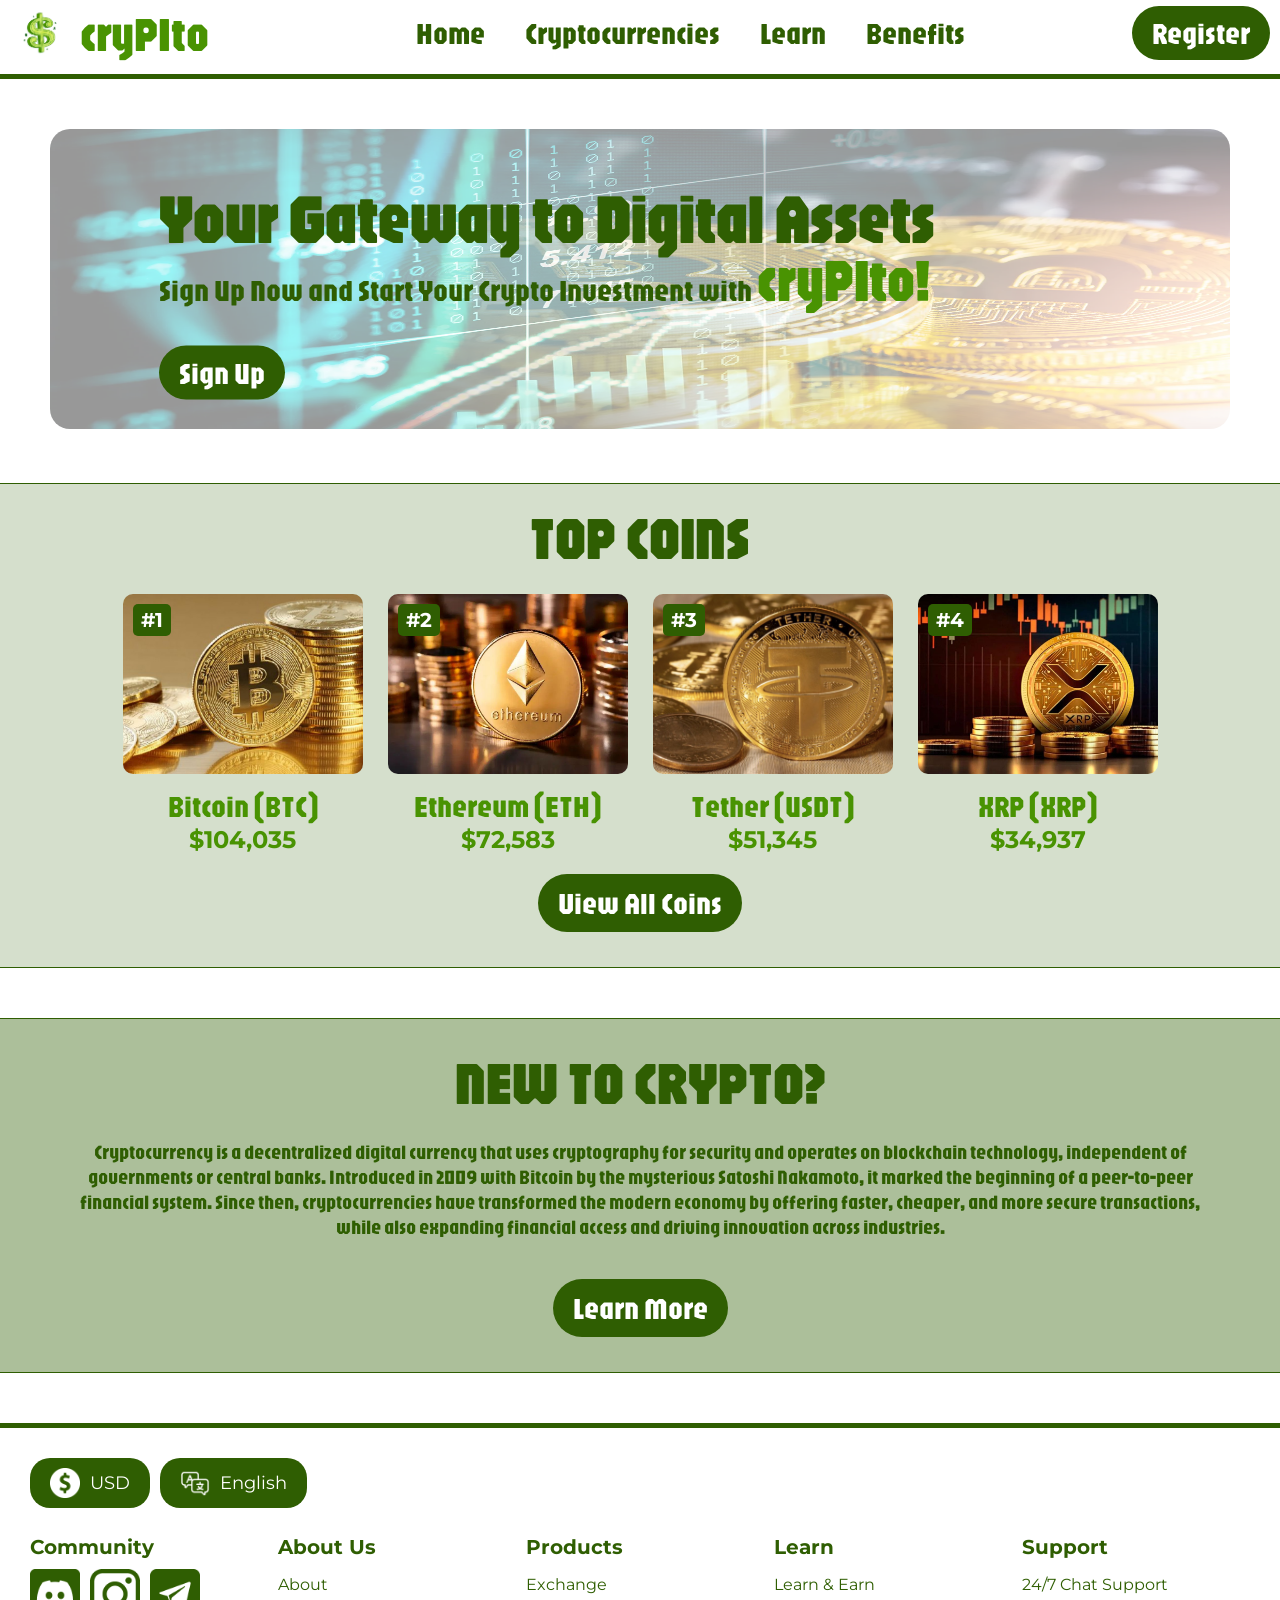
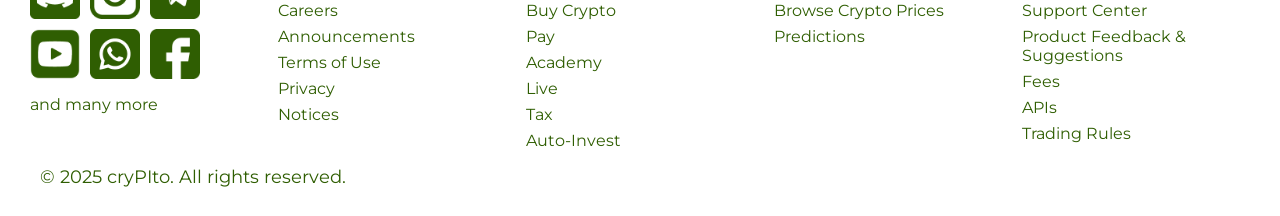
<file: index.html>
<!DOCTYPE html>
<html lang="en">
<head>
    <meta charset="UTF-8">
    <meta name="viewport" content="width=device-width, initial-scale=1.0">
    <title>cryPIto - Your Gateway to Digital Assets</title>
    <link rel="icon" href="assets/logo.jpg" type="image/png">
    <link href="https://fonts.googleapis.com/css2?family=Jaro&display=swap" rel="stylesheet">
    <link href="https://fonts.googleapis.com/css2?family=Montserrat:wght@100;200;300;400;500;600;700;800;900&display=swap" rel="stylesheet">
    <link rel="stylesheet" href="header-footer.css">
    <link rel="stylesheet" href="home.css">
</head>
<body>
    <!-- Header Section -->
    <header>
        <div class="logo-container">
            <img src="assets/logo.jpg" width="75" height="75" alt="logo">
            <h1>cryPIto</h1>
        </div>
        
        <nav>
            <ul>
                <li><a href="index.html">Home</a></li>
                <li><a href="cryptocurrencies.html">Cryptocurrencies</a></li>
                <li><a href="learn.html">Learn</a></li>
                <li><a href="benefits.html">Benefits</a></li>
            </ul>
        </nav>
      
        <a href="register.html"><button class="Register">Register</button></a>
    </header>
    <hr color="#2F5E02" style="height: 3px;">
    
    <main>
        <section class="hero">
            <img src="assets/banner1.webp" alt="Hero Banner" class="hero-img">
            <div class="hero-content">
                <h1>Your Gateway to Digital Assets</h1>
                <p>Sign Up Now and Start Your Crypto Investment with 
                    <span class="highlight">cryPIto!</span>
                </p>
                <a href="register.html"><button class="Register">Sign Up</button></a>
            </div>
        </section>       

        <!-- Top Coins Section -->
        <section class="top-coins">
            <h3>TOP COINS</h3>
            <div class="coin-list">
                <div class="coin-item">
                    <span class="coin-rank">#1</span>
                    <img src="assets/cryptocurrencies coins/btc.jpeg" alt="Bitcoin">
                    <p class="coin-name">Bitcoin (BTC)</p>
                    <p class="coin-price">$104,035</p>
                </div>
                <div class="coin-item">
                    <span class="coin-rank">#2</span>
                    <img src="assets/cryptocurrencies coins/eth.webp" alt="Ethereum">
                    <p class="coin-name">Ethereum (ETH)</p>
                    <p class="coin-price">$72,583</p>
                </div>
                <div class="coin-item">
                    <span class="coin-rank">#3</span>
                    <img src="assets/cryptocurrencies coins/usdt.jpg" alt="Tether">
                    <p class="coin-name">Tether (USDT)</p>
                    <p class="coin-price">$51,345</p>
                </div>
                <div class="coin-item">
                    <span class="coin-rank">#4</span>
                    <img src="assets/cryptocurrencies coins/xrp1.jpg" alt="XRP">
                    <p class="coin-name">XRP (XRP)</p>
                    <p class="coin-price">$34,937</p>
                </div>
            </div>
            <a href="cryptocurrencies.html"><button class="view-all">View All Coins</button></a>
        </section>

        <!-- Introduction Section -->
        <section class="introduction">
            <h2>NEW TO CRYPTO?</h2>
            <p>Cryptocurrency is a decentralized digital currency that uses cryptography for security and operates 
                on blockchain technology, independent of governments or central banks. Introduced in 2009 with Bitcoin 
                by the mysterious Satoshi Nakamoto, it marked the beginning of a peer-to-peer financial system. Since then, 
                cryptocurrencies have transformed the modern economy by offering faster, cheaper, and more secure transactions, 
                while also expanding financial access and driving innovation across industries.
            </p>
            <a href="learn.html"><button class="learn-more">Learn More</button></a>
        </section>
    </main>
    <hr color="#2F5E02" style="height: 3px;">

    <!-- Footer Section -->
    <footer>
        <div class="footer-top">
            <div class="currency-lang">
                <button class="footer-btn">
                    <img src="assets/footer/output-onlinepngtools coin.png" alt="currency">
                    USD
                </button>
                <button class="footer-btn">
                    <img src="assets/footer/output-onlinepngtools language.png" alt="language">
                    English
                </button>
            </div>
            <div class="footer-section">
                <div class="footer-column">
                    <h4>Community</h4>
                    <div class="footer-icons">
                        <img src="assets/footer/output-onlinepngtools discord.png" alt="discord">
                        <img src="assets/footer/output-onlinepngtools instagram.png" alt="Instagram">
                        <img src="assets/footer/output-onlinepngtools telegram.png" alt="Telegram">
                        <img src="assets/footer/output-onlinepngtools youtube.png" alt="YouTube">
                        <img src="assets/footer/output-onlinepngtools whatsapp.png" alt="whatsapp">
                        <img src="assets/footer/output-onlinepngtools facebook.png" alt="Facebook">
                    </div>
                    <p>and many more</p>
                </div>
                <div class="footer-column">
                    <h4>About Us</h4>
                    <ul>
                        <li><a href="#">About</a></li>
                        <li><a href="#">Careers</a></li>
                        <li><a href="#">Announcements</a></li>
                        <li><a href="#">Terms of Use</a></li>
                        <li><a href="#">Privacy</a></li>
                        <li><a href="#">Notices</a></li>
                    </ul>
                </div>
                <div class="footer-column">
                    <h4>Products</h4>
                    <ul>
                        <li><a href="#">Exchange</a></li>
                        <li><a href="#">Buy Crypto</a></li>
                        <li><a href="#">Pay</a></li>
                        <li><a href="#">Academy</a></li>
                        <li><a href="#">Live</a></li>
                        <li><a href="#">Tax</a></li>
                        <li><a href="#">Auto-Invest</a></li>
                    </ul>
                </div>
                <div class="footer-column">
                    <h4>Learn</h4>
                    <ul>
                        <li><a href="#">Learn & Earn</a></li>
                        <li><a href="#">Browse Crypto Prices</a></li>
                        <li><a href="#">Predictions</a></li>
                    </ul>
                </div>
            
                <div class="footer-column">
                    <h4>Support</h4>
                    <ul>
                        <li><a href="#">24/7 Chat Support</a></li>
                        <li><a href="#">Support Center</a></li>
                        <li><a href="#">Product Feedback & Suggestions</a></li>
                        <li><a href="#">Fees</a></li>
                        <li><a href="#">APIs</a></li>
                        <li><a href="#">Trading Rules</a></li>
                    </ul>
                </div>
            </div>
        </div>
        <div class="footer-bottom">
            <p>© 2025 cryPIto. All rights reserved.</p>
        </div>
    </footer>
    <script src="script.js"></script>
</body>
</html>
</file>
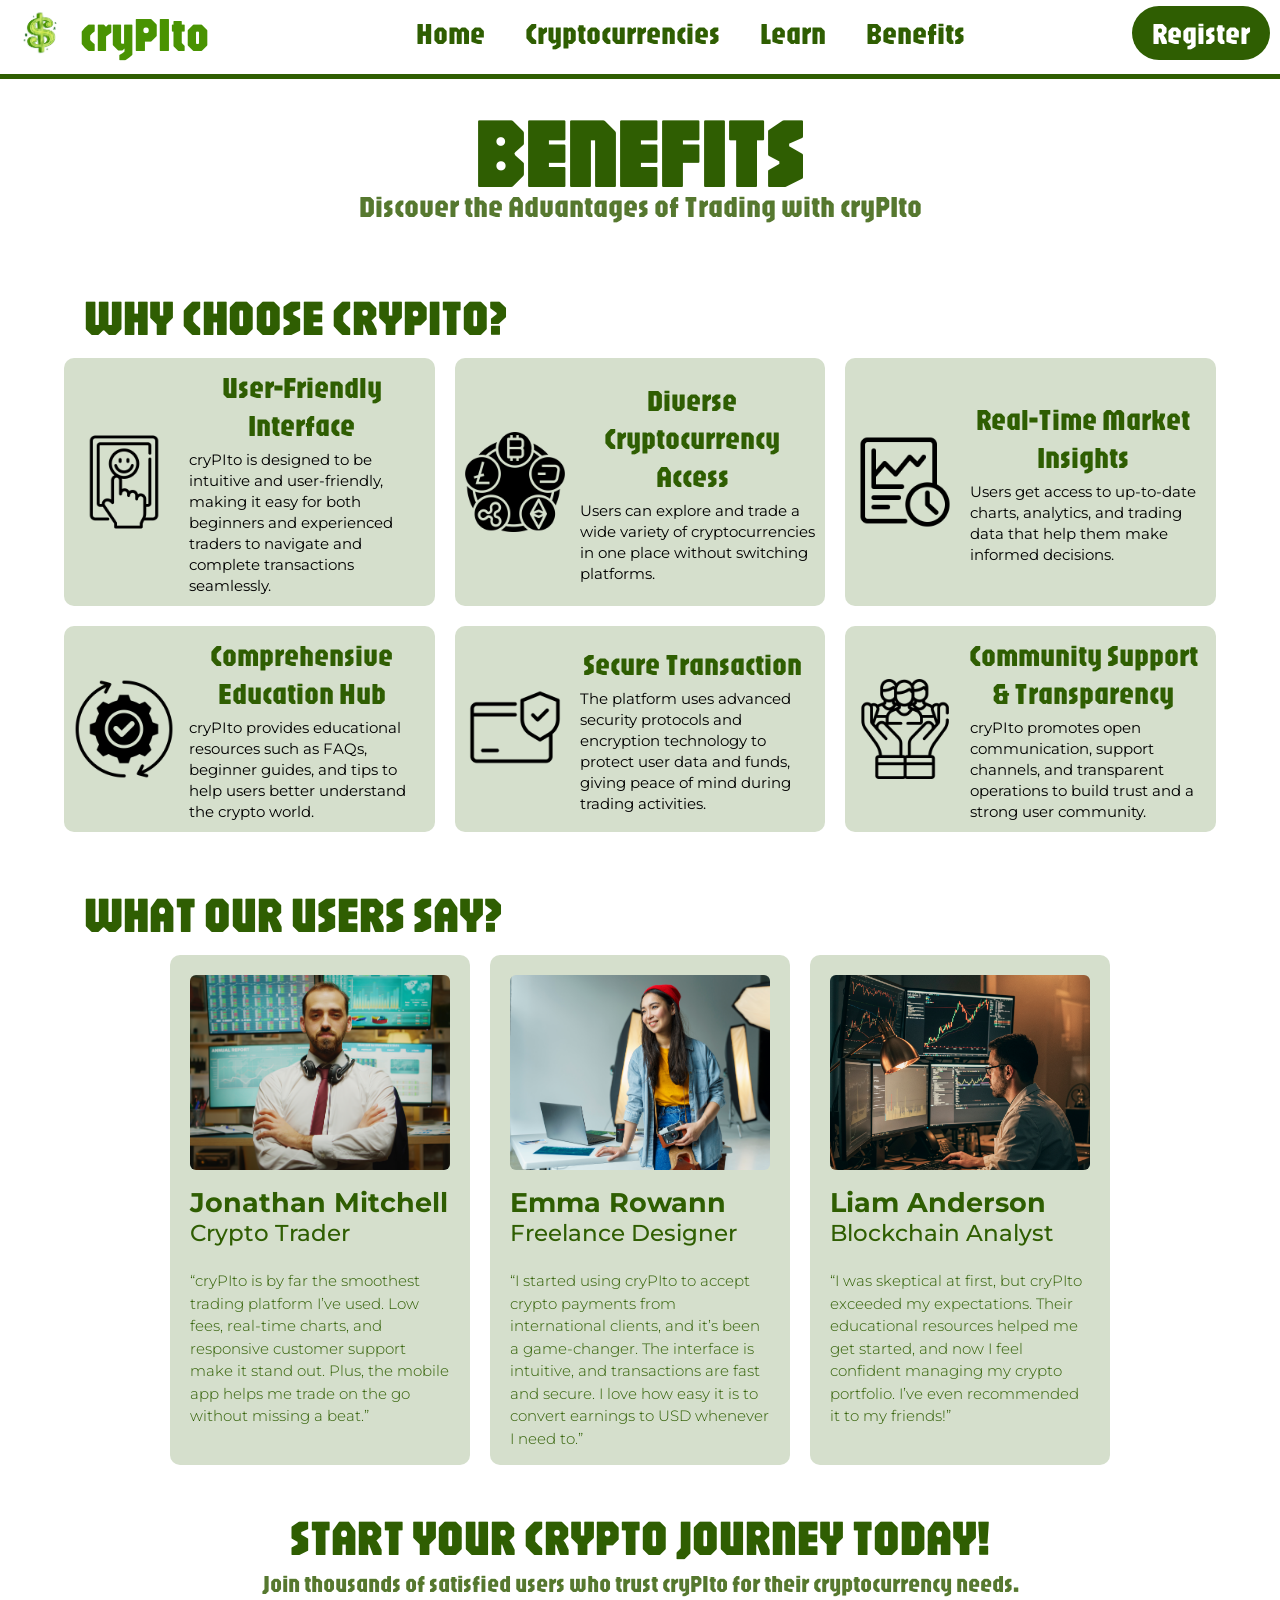
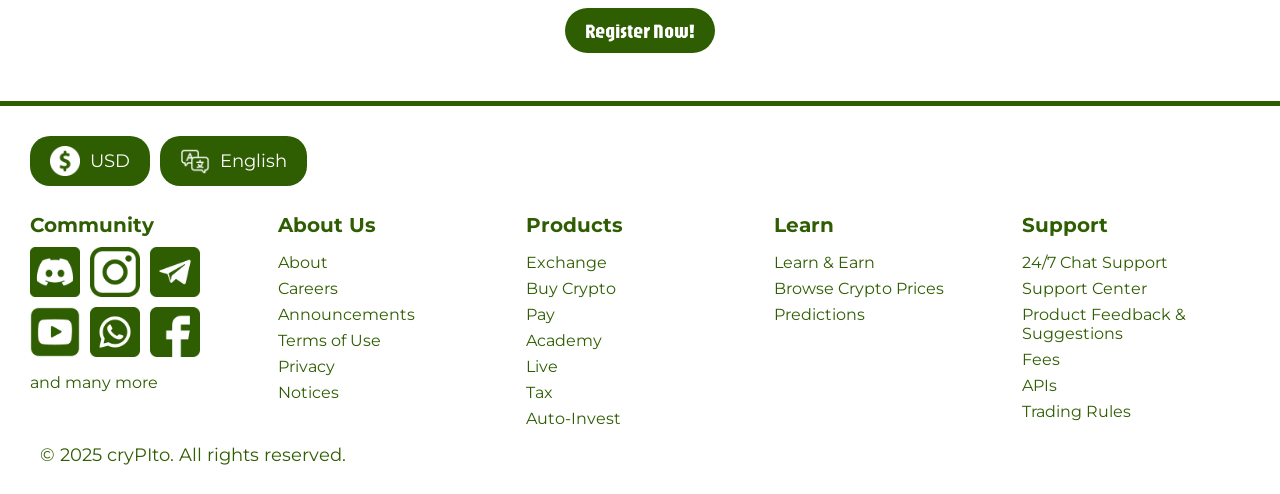
<file: benefits.html>
<!DOCTYPE html>
<html lang="en">
<head>
    <meta charset="UTF-8">
    <meta name="viewport" content="width=device-width, initial-scale=1.0">
    <title>cryPIto | Benefits</title>
    <link rel="icon" href="assets/logo.jpg" type="image/png">
    <link href="https://fonts.googleapis.com/css2?family=Jaro&display=swap" rel="stylesheet">
    <link href="https://fonts.googleapis.com/css2?family=Montserrat:wght@100;200;300;400;500;600;700;800;900&display=swap" rel="stylesheet">
    <link rel="stylesheet" href="header-footer.css">
    <link rel="stylesheet" href="benefits.css">
</head>
<body>
    <!-- Header Section -->
    <header>
        <div class="logo-container">
            <img src="assets/logo.jpg" width="75" height="75" alt="logo">
            <h1>cryPIto</h1>
        </div>
        
        <nav>
            <ul>
                <li><a href="index.html">Home</a></li>
                <li><a href="cryptocurrencies.html">Cryptocurrencies</a></li>
                <li><a href="learn.html">Learn</a></li>
                <li><a href="benefits.html">Benefits</a></li>
            </ul>
        </nav>
      
        <a href="register.html"><button class="Register">Register</button></a>
    </header>
    <hr color="#2F5E02" style="height: 3px;">

    <main>
        <!-- Benefits Title -->
        <h2>Benefits</h2>
        <h3>Discover the Advantages of Trading with cryPIto</h3>

        <div class="container">
            <!-- Why Choose Crypito? -->
            <h2>WHY CHOOSE CRYPITO?</h2>
            <div class="benefits-section">
                <div class="benefit-box">
                    <div class="icon"><img src="assets/benefits/user-friendly.png" alt="User-Friendly Icon" /></div>
                    <div class="text">
                        <h3>User-Friendly Interface</h3>
                        <p>cryPIto is designed to be intuitive and user-friendly, making it easy for both beginners 
                            and experienced traders to navigate and complete transactions seamlessly.
                        </p>
                    </div>
                </div>
                <div class="benefit-box">
                    <div class="icon"><img src="assets/benefits/cryptocurrency.png" alt="Crypto Access Icon" /></div>
                    <div class="text">
                        <h3>Diverse Cryptocurrency Access</h3>
                        <p>Users can explore and trade a wide variety of cryptocurrencies in one 
                            place without switching platforms.
                        </p>
                    </div>
                </div>
                <div class="benefit-box">
                    <div class="icon"><img src="assets/benefits/real-time.png" alt="Market Insights Icon" /></div>
                    <div class="text">
                        <h3>Real-Time Market Insights</h3>
                        <p>Users get access to up-to-date charts, analytics, and trading data 
                            that help them make informed decisions.
                        </p>
                    </div>
                </div>
                <div class="benefit-box">
                    <div class="icon"><img src="assets/benefits/execution.png" alt="Education Icon" /></div>
                    <div class="text">
                        <h3>Comprehensive Education Hub</h3>
                        <p>cryPIto provides educational resources such as FAQs, beginner guides, 
                            and tips to help users better understand the crypto world.
                        </p>
                    </div>
                </div>
                <div class="benefit-box">
                    <div class="icon"><img src="assets/benefits/credit-card.png" alt="Secure Transaction Icon" /></div>
                    <div class="text">
                        <h3>Secure Transaction</h3>
                        <p>The platform uses advanced security protocols and encryption technology 
                            to protect user data and funds, giving peace of mind during trading activities.
                        </p>
                  </div>
                </div>
                <div class="benefit-box">
                    <div class="icon"><img src="assets/benefits/community.png" alt="Community Icon" /></div>
                    <div class="text">
                        <h3>Community Support & Transparency</h3>
                        <p>cryPIto promotes open communication, support channels, and transparent 
                            operations to build trust and a strong user community.
                        </p>
                    </div>
                </div>
            </div>

            <!-- Testimonials -->
            <h2>WHAT OUR USERS SAY?</h2>
            <section class="testimonials">
                <div class="testimonial-container">
                    <!-- Testimonial 1 -->
                    <div class="testimonial-card">
                        <img src="assets/benefits/jonathan mitchell.jpg" alt="Jonathan Mitchell">
                        <h3>Jonathan Mitchell</h3>
                        <p class="role">Crypto Trader</p>
                        <p class="quote"> “cryPIto is by far the smoothest trading platform I’ve used. 
                            Low fees, real-time charts, and responsive customer support make it stand out. 
                            Plus, the mobile app helps me trade on the go without missing a beat.”
                        </p>
                    </div>
              
                    <!-- Testimonial 2 -->
                    <div class="testimonial-card">
                        <img src="assets/benefits/emma rowann.jpg" alt="Emma Rowann">
                        <h3>Emma Rowann</h3>
                        <p class="role">Freelance Designer</p>
                        <p class="quote"> “I started using cryPIto to accept crypto payments from international clients, 
                            and it’s been a game-changer. The interface is intuitive, and transactions are fast and secure. 
                            I love how easy it is to convert earnings to USD whenever I need to.”
                        </p>
                    </div>
              
                    <!-- Testimonial 3 -->
                    <div class="testimonial-card">
                        <img src="assets/benefits/liam anderson.jpg" alt="Liam Anderson">
                        <h3>Liam Anderson</h3>
                        <p class="role">Blockchain Analyst</p>
                        <p class="quote"> “I was skeptical at first, but cryPIto exceeded my expectations. Their educational 
                            resources helped me get started, and now I feel confident managing my crypto portfolio. 
                            I’ve even recommended it to my friends!”
                        </p>
                    </div>
                </div>
            </section>
        
            <div class="cta">
                <h1>Start Your Crypto Journey Today!</h1>
                <p>Join thousands of satisfied users who trust cryPIto for their cryptocurrency needs.</p>
                <a href="register.html" class="register-button">Register Now!</a>
            </div>
        </div>
    </main>

    <hr color="#2F5E02" style="height: 3px;">
    <!-- Footer Section -->
    <footer>
        <div class="footer-top">
            <div class="currency-lang">
                <button class="footer-btn">
                    <img src="assets/footer/output-onlinepngtools coin.png" alt="currency">
                    USD
                </button>
                <button class="footer-btn">
                    <img src="assets/footer/output-onlinepngtools language.png" alt="language">
                    English
                </button>
            </div>
            <div class="footer-section">
                <div class="footer-column">
                    <h4>Community</h4>
                    <div class="footer-icons">
                        <img src="assets/footer/output-onlinepngtools discord.png" alt="discord">
                        <img src="assets/footer/output-onlinepngtools instagram.png" alt="Instagram">
                        <img src="assets/footer/output-onlinepngtools telegram.png" alt="Telegram">
                        <img src="assets/footer/output-onlinepngtools youtube.png" alt="YouTube">
                        <img src="assets/footer/output-onlinepngtools whatsapp.png" alt="whatsapp">
                        <img src="assets/footer/output-onlinepngtools facebook.png" alt="Facebook">
                    </div>
                    <p>and many more</p>
                </div>
                <div class="footer-column">
                    <h4>About Us</h4>
                    <ul>
                      <li><a href="#">About</a></li>
                      <li><a href="#">Careers</a></li>
                      <li><a href="#">Announcements</a></li>
                      <li><a href="#">Terms of Use</a></li>
                      <li><a href="#">Privacy</a></li>
                      <li><a href="#">Notices</a></li>
                    </ul>
                </div>
                <div class="footer-column">
                    <h4>Products</h4>
                    <ul>
                      <li><a href="#">Exchange</a></li>
                      <li><a href="#">Buy Crypto</a></li>
                      <li><a href="#">Pay</a></li>
                      <li><a href="#">Academy</a></li>
                      <li><a href="#">Live</a></li>
                      <li><a href="#">Tax</a></li>
                      <li><a href="#">Auto-Invest</a></li>
                    </ul>
                </div>
                <div class="footer-column">
                    <h4>Learn</h4>
                    <ul>
                      <li><a href="#">Learn & Earn</a></li>
                      <li><a href="#">Browse Crypto Prices</a></li>
                      <li><a href="#">Predictions</a></li>
                    </ul>
                </div>
            
                <div class="footer-column">
                    <h4>Support</h4>
                    <ul>
                      <li><a href="#">24/7 Chat Support</a></li>
                      <li><a href="#">Support Center</a></li>
                      <li><a href="#">Product Feedback & Suggestions</a></li>
                      <li><a href="#">Fees</a></li>
                      <li><a href="#">APIs</a></li>
                      <li><a href="#">Trading Rules</a></li>
                    </ul>
                </div>
            </div>
        </div>
        <div class="footer-bottom">
            <p>© 2025 cryPIto. All rights reserved.</p>
        </div>
    </footer>
    <script src="script.js"></script>
</body>
</html>
</file>
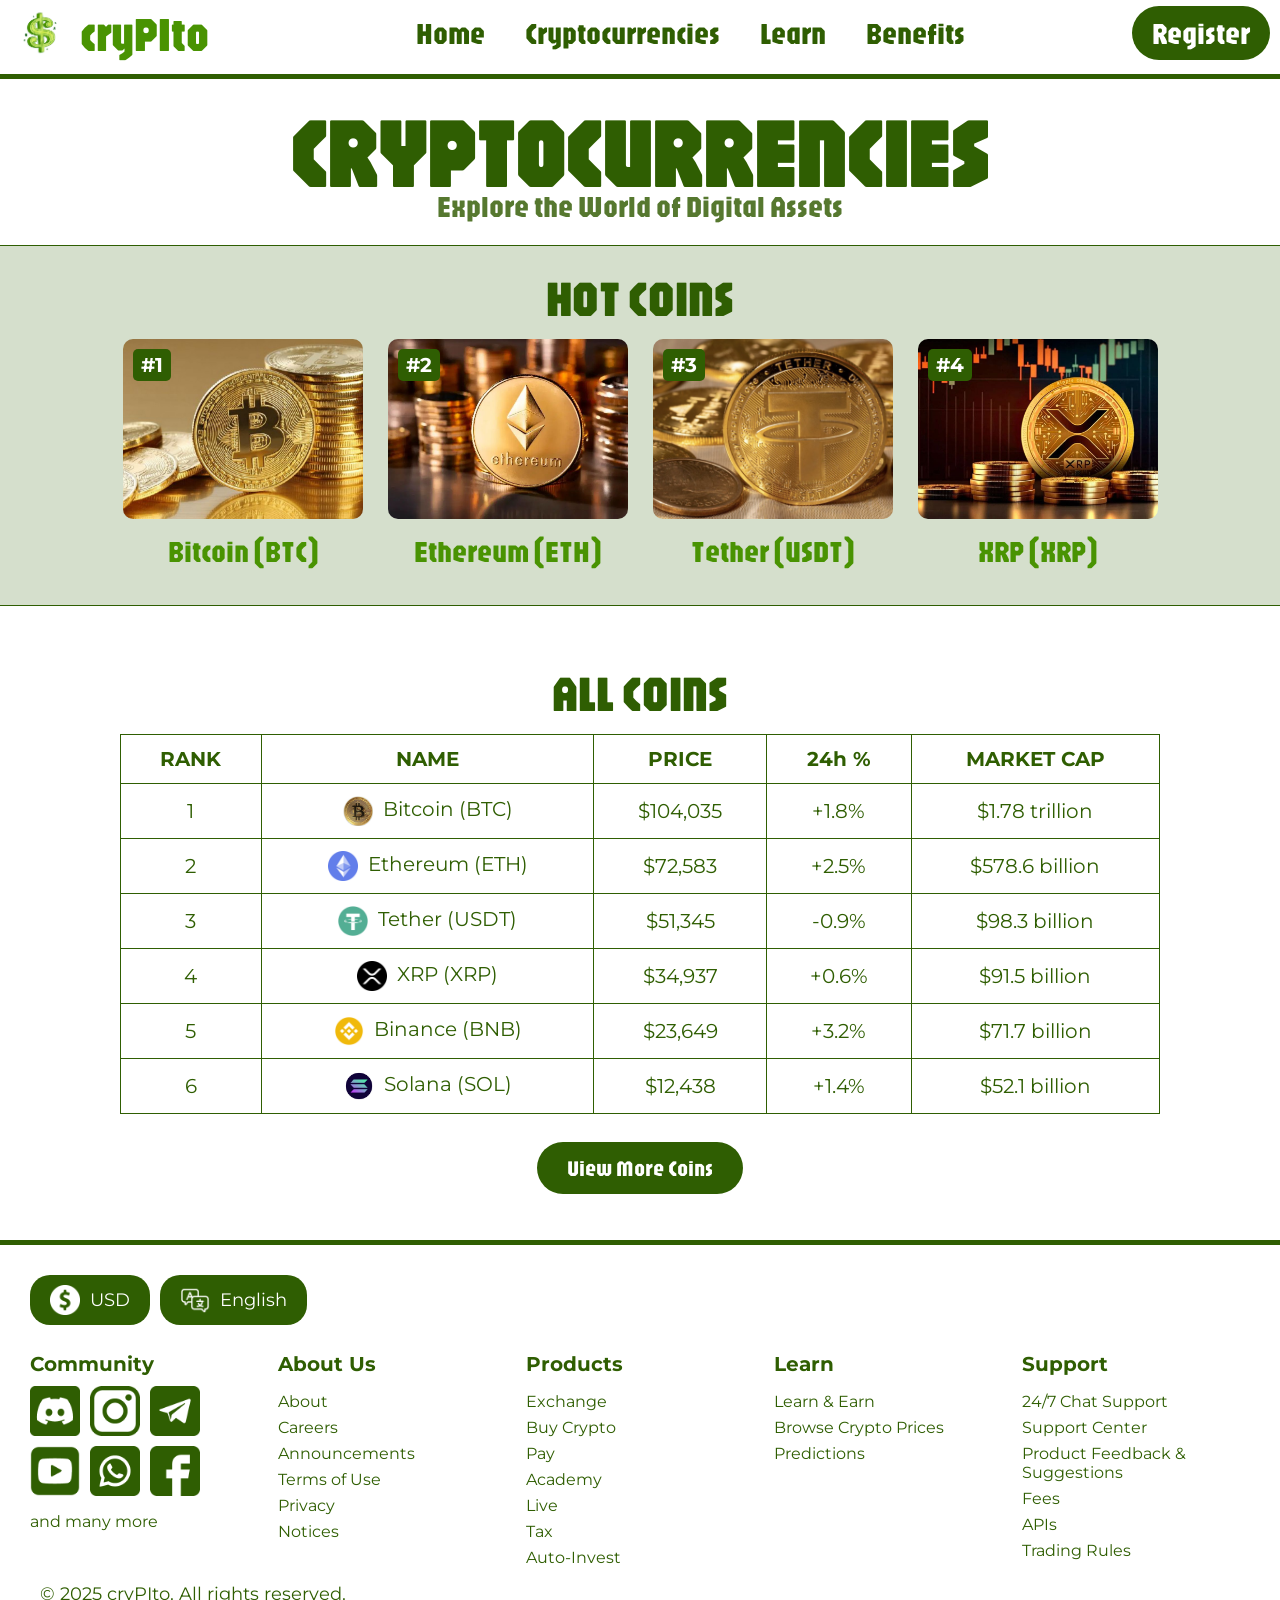
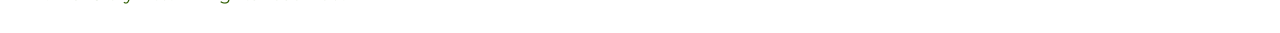
<file: cryptocurrencies.html>
<!DOCTYPE html>
<html lang="en">
<head>
    <meta charset="UTF-8">
    <meta name="viewport" content="width=device-width, initial-scale=1.0">
    <title>cryPIto | Cryptocurrencies</title>
    <link rel="icon" href="assets/logo.jpg" type="image/png">
    <link href="https://fonts.googleapis.com/css2?family=Jaro&display=swap" rel="stylesheet">
    <link href="https://fonts.googleapis.com/css2?family=Montserrat:wght@100;200;300;400;500;600;700;800;900&display=swap" rel="stylesheet">
    <link rel="stylesheet" href="header-footer.css">
    <link rel="stylesheet" href="cryptocurrencies.css">
</head>
<body>
    <!-- Header Section -->
    <header>
        <div class="logo-container">
            <img src="assets/logo.jpg" width="75" height="75" alt="logo">
            <h1>cryPIto</h1>
        </div>
        
        <nav>
            <ul>
                <li><a href="index.html">Home</a></li>
                <li><a href="cryptocurrencies.html">Cryptocurrencies</a></li>
                <li><a href="learn.html">Learn</a></li>
                <li><a href="benefits.html">Benefits</a></li>
            </ul>
        </nav>
      
        <a href="register.html"><button class="Register">Register</button></a>
    </header>
    <hr color="#2F5E02" style="height: 3px;">

    <main>
        <!-- Cryptocurrencies Title -->
        <h2>CRYPTOCURRENCIES</h2>
        <h3>Explore the World of Digital Assets</h3>

        <!-- Hot Coins Section -->
        <section class="hot-coins">
            <h3 class="hot-coins-title">HOT COINS</h3>
            <div class="coin-list">
                <div class="coin-item">
                    <span class="coin-rank">#1</span>
                    <img src="assets/cryptocurrencies coins/btc.jpeg" alt="Bitcoin">
                    <p class="coin-name">Bitcoin (BTC)</p>
                </div>
                <div class="coin-item">
                    <span class="coin-rank">#2</span>
                    <img src="assets/cryptocurrencies coins/eth.webp" alt="Ethereum">
                    <p class="coin-name">Ethereum (ETH)</p>
                </div>
                <div class="coin-item">
                    <span class="coin-rank">#3</span>
                    <img src="assets/cryptocurrencies coins/usdt.jpg" alt="Tether">
                    <p class="coin-name">Tether (USDT)</p>
                </div>
                <div class="coin-item">
                    <span class="coin-rank">#4</span>
                    <img src="assets/cryptocurrencies coins/xrp1.jpg" alt="XRP">
                    <p class="coin-name">XRP (XRP)</p>
                </div>
            </div>
        </section>

        <!-- All Coins Section -->
        <section class="all-coins">
            <h2 class="all-coins-title">ALL COINS</h2>
            <div class="coin-table">
                <table>
                    <thead>
                        <tr>
                            <th>RANK</th>
                            <th>NAME</th>
                            <th>PRICE</th>
                            <th>24h %</th>
                            <th>MARKET CAP</th>
                        </tr>
                    </thead>
                    <tbody>
                        <tr>
                            <td>1</td>
                            <td><img src="assets/cryptocurrencies coins/btc logo.jpeg" alt="BTC" class="coin-icon">Bitcoin (BTC)</td>
                            <td>$104,035</td>
                            <td>+1.8%</td>
                            <td>$1.78 trillion</td>
                        </tr>
                        <tr>
                            <td>2</td>
                            <td><img src="assets/cryptocurrencies coins/eth logo.png" alt="ETH" class="coin-icon">Ethereum (ETH)</td>
                            <td>$72,583</td>
                            <td>+2.5%</td>
                            <td>$578.6 billion</td>
                        </tr>
                        <tr>
                            <td>3</td>
                            <td><img src="assets/cryptocurrencies coins/usdt logo.png" alt="USDT" class="coin-icon">Tether (USDT)</td>
                            <td>$51,345</td>
                            <td>-0.9%</td>
                            <td>$98.3 billion</td>
                        </tr>
                        <tr>
                            <td>4</td>
                            <td><img src="assets/cryptocurrencies coins/xrp logo.png" alt="XRP" class="coin-icon">XRP (XRP)</td>
                            <td>$34,937</td>
                            <td>+0.6%</td>
                            <td>$91.5 billion</td>
                        </tr>
                        <tr>
                            <td>5</td>
                            <td><img src="assets/cryptocurrencies coins/bnb logo.png" alt="BNB" class="coin-icon">Binance (BNB)</td>
                            <td>$23,649</td>
                            <td>+3.2%</td>
                            <td>$71.7 billion</td>
                        </tr>
                        <tr>
                            <td>6</td>
                            <td><img src="assets/cryptocurrencies coins/sol logo.webp" alt="SOL" class="coin-icon">Solana (SOL)</td>
                            <td>$12,438</td>
                            <td>+1.4%</td>
                            <td>$52.1 billion</td>
                        </tr>
                    </tbody>
                </table>
            </div>
            <div class="view-more-wrapper">
                <a href="#" class="view-more-button">View More Coins</a>
            </div>
        </section>          
    </main>
    
    <hr color="#2F5E02" style="height: 3px;">
    <!-- Footer Section -->
    <footer>
        <div class="footer-top">
            <div class="currency-lang">
                <button class="footer-btn">
                    <img src="assets/footer/output-onlinepngtools coin.png" alt="currency">
                    USD
                </button>
                <button class="footer-btn">
                    <img src="assets/footer/output-onlinepngtools language.png" alt="language">
                    English
                </button>
            </div>
            <div class="footer-section">
                <div class="footer-column">
                    <h4>Community</h4>
                    <div class="footer-icons">
                        <img src="assets/footer/output-onlinepngtools discord.png" alt="discord">
                        <img src="assets/footer/output-onlinepngtools instagram.png" alt="Instagram">
                        <img src="assets/footer/output-onlinepngtools telegram.png" alt="Telegram">
                        <img src="assets/footer/output-onlinepngtools youtube.png" alt="YouTube">
                        <img src="assets/footer/output-onlinepngtools whatsapp.png" alt="whatsapp">
                        <img src="assets/footer/output-onlinepngtools facebook.png" alt="Facebook">
                    </div>
                    <p>and many more</p>
                </div>
                <div class="footer-column">
                    <h4>About Us</h4>
                    <ul>
                        <li><a href="#">About</a></li>
                        <li><a href="#">Careers</a></li>
                        <li><a href="#">Announcements</a></li>
                        <li><a href="#">Terms of Use</a></li>
                        <li><a href="#">Privacy</a></li>
                        <li><a href="#">Notices</a></li>
                    </ul>
                </div>
                <div class="footer-column">
                    <h4>Products</h4>
                    <ul>
                        <li><a href="#">Exchange</a></li>
                        <li><a href="#">Buy Crypto</a></li>
                        <li><a href="#">Pay</a></li>
                        <li><a href="#">Academy</a></li>
                        <li><a href="#">Live</a></li>
                        <li><a href="#">Tax</a></li>
                        <li><a href="#">Auto-Invest</a></li>
                    </ul>
                </div>
                <div class="footer-column">
                    <h4>Learn</h4>
                    <ul>
                        <li><a href="#">Learn & Earn</a></li>
                        <li><a href="#">Browse Crypto Prices</a></li>
                        <li><a href="#">Predictions</a></li>
                    </ul>
                </div>
            
                <div class="footer-column">
                    <h4>Support</h4>
                    <ul>
                        <li><a href="#">24/7 Chat Support</a></li>
                        <li><a href="#">Support Center</a></li>
                        <li><a href="#">Product Feedback & Suggestions</a></li>
                        <li><a href="#">Fees</a></li>
                        <li><a href="#">APIs</a></li>
                        <li><a href="#">Trading Rules</a></li>
                    </ul>
                </div>
            </div>
        </div>
        <div class="footer-bottom">
            <p>© 2025 cryPIto. All rights reserved.</p>
        </div>
    </footer>
    <script src="script.js"></script>
</body>
</html>
</file>
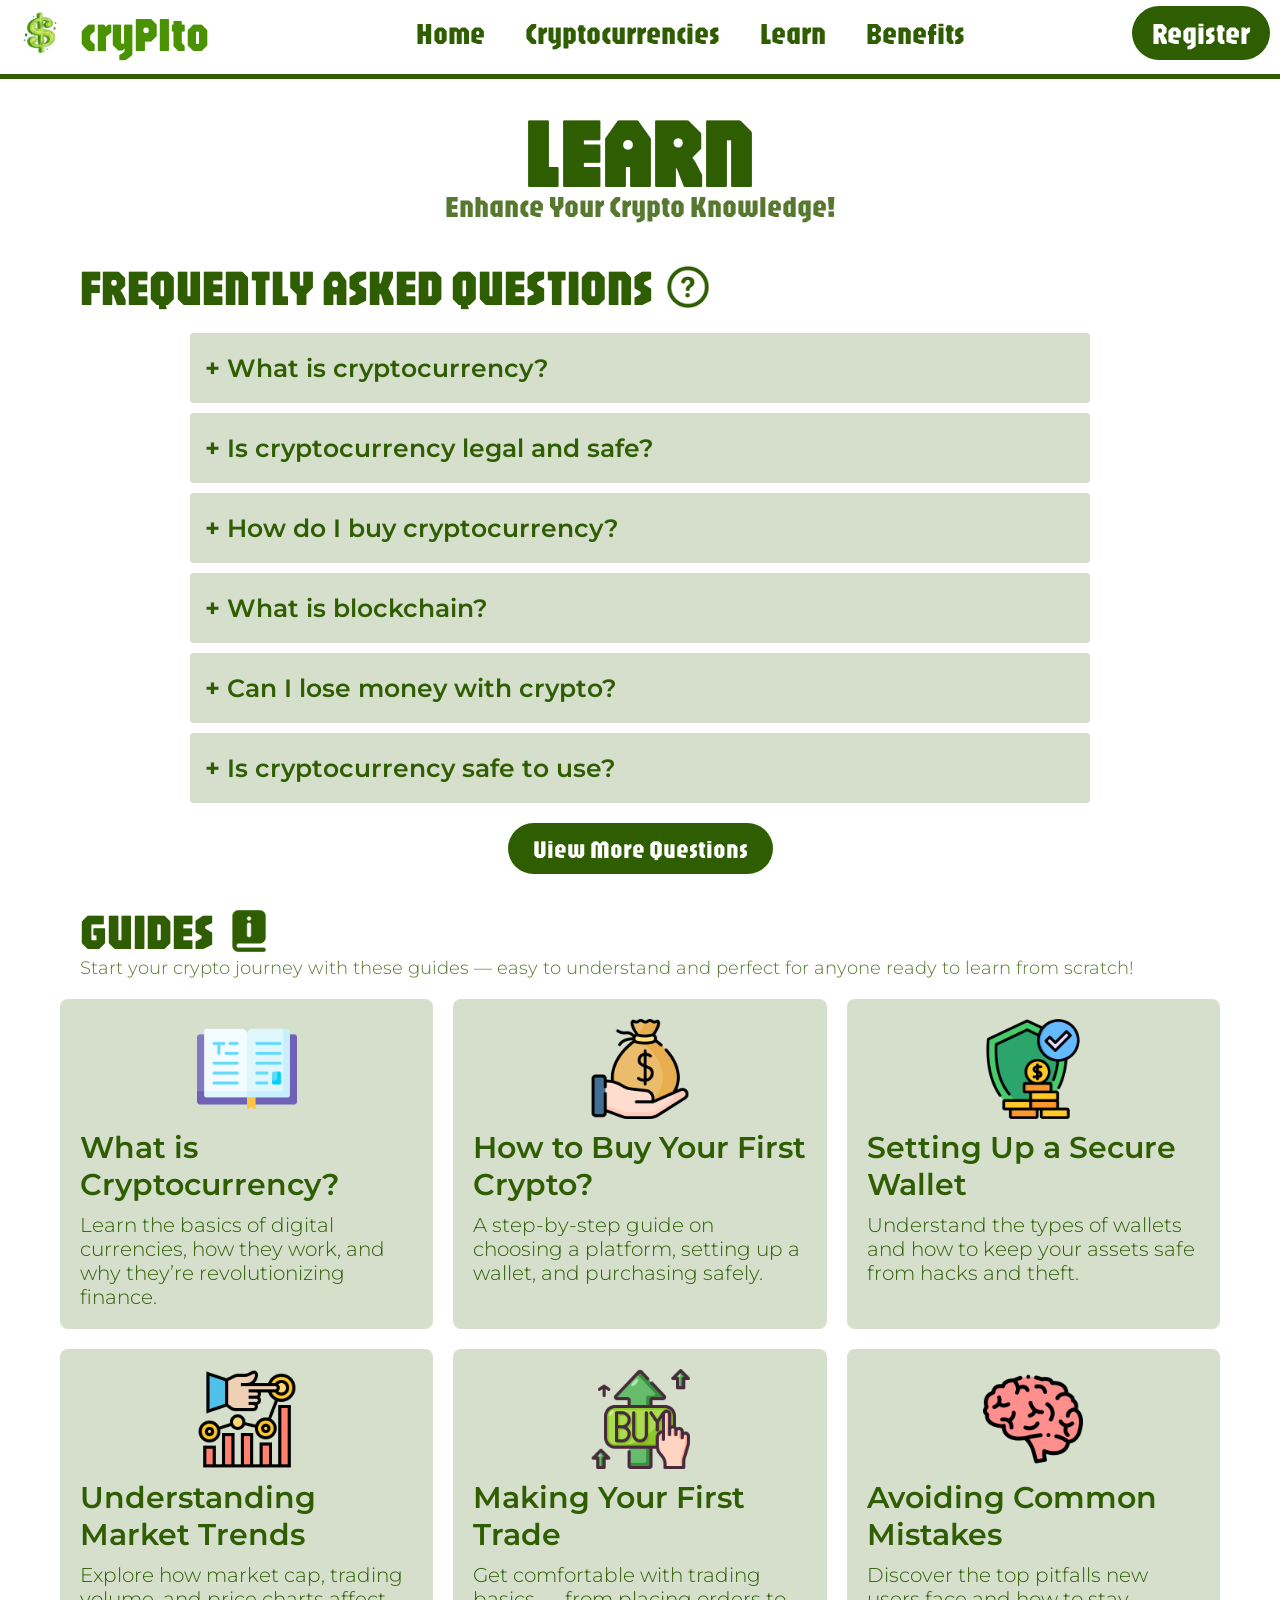
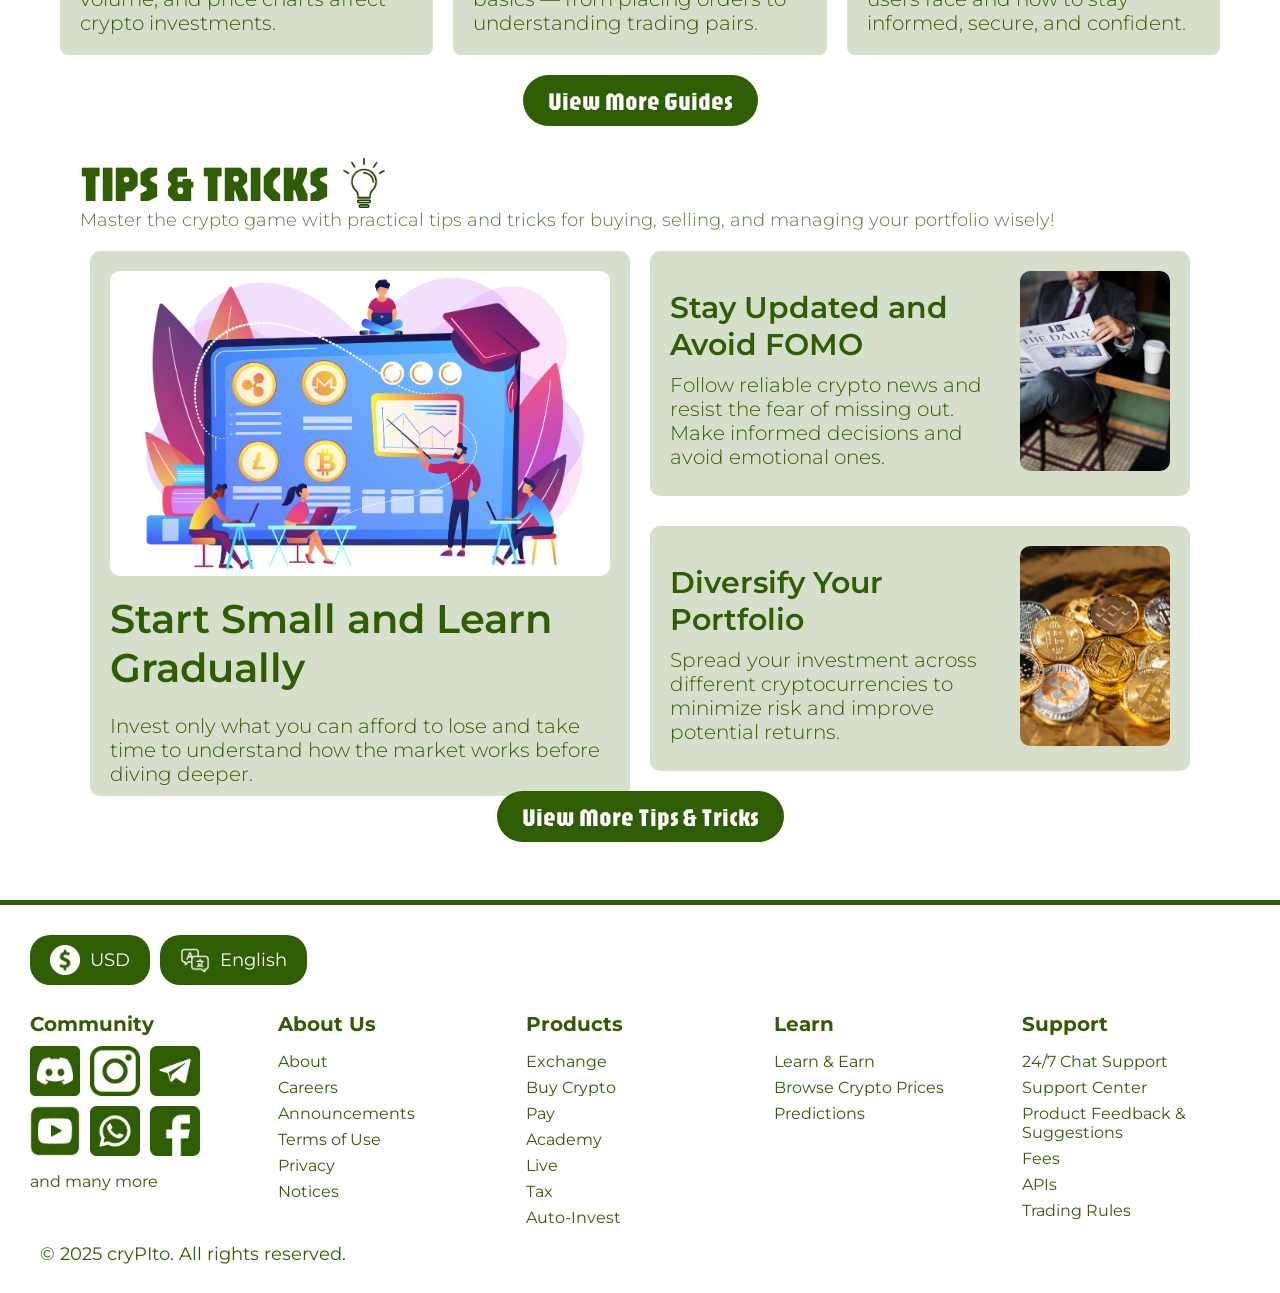
<file: learn.html>
<!DOCTYPE html>
<html lang="en">
<head>
    <meta charset="UTF-8">
    <meta name="viewport" content="width=device-width, initial-scale=1.0">
    <title>cryPIto | Learn</title>
    <link rel="icon" href="assets/logo.jpg" type="image/png">
    <link href="https://fonts.googleapis.com/css2?family=Jaro&display=swap" rel="stylesheet">
    <link href="https://fonts.googleapis.com/css2?family=Montserrat:wght@100;200;300;400;500;600;700;800;900&display=swap" rel="stylesheet">
    <link rel="stylesheet" href="header-footer.css">
    <link rel="stylesheet" href="learn.css">
</head>
<body>
    <!-- Header Section -->
    <header>
        <div class="logo-container">
            <img src="assets/logo.jpg" width="75" height="75" alt="logo">
            <h1>cryPIto</h1>
        </div>
        
        <nav>
            <ul>
                <li><a href="index.html">Home</a></li>
                <li><a href="cryptocurrencies.html">Cryptocurrencies</a></li>
                <li><a href="learn.html">Learn</a></li>
                <li><a href="benefits.html">Benefits</a></li>
            </ul>
        </nav>
      
        <a href="register.html"><button class="Register">Register</button></a>
    </header>
    <hr color="#2F5E02" style="height: 3px;">

    <main>
        <!-- Learn Title -->
        <h2>LEARN</h2>
        <h3>Enhance Your Crypto Knowledge!</h3>

        <!-- FAQ Section -->
        <div class="faq-title">
            <h4>FREQUENTLY ASKED QUESTIONS</h4>
            <img src="assets/learn/output-onlinepngtools question.png" class="icon" alt="FAQ icon"/>
        </div>
        <section class="faq-section">              
            <div class="accordion">
                <details>
                    <summary>What is cryptocurrency?</summary>
                    <p> Cryptocurrency is a decentralized digital currency that uses cryptography for 
                        security and operates on blockchain technology, independent of governments or 
                        central banks. Introduced in 2009 with Bitcoin, it marked the beginning of a 
                        peer-to-peer financial system. Since then, cryptocurrencies have transformed the 
                        modern economy by offering faster, cheaper, and more secure transactions, while 
                        also expanding financial access and driving innovation across industries.
                    </p>
                </details>
                <details>
                    <summary>Is cryptocurrency legal and safe?</summary>
                    <p> Cryptocurrency is generally legal across much of Europe and many other regions, 
                        but its regulatory status can be unclear and is subject to change, which adds to 
                        its risk. While investing in crypto can offer high returns, it is also highly 
                        volatile and considered riskier than traditional assets like stocks or government 
                        bonds. Safety depends on how and where you invest—using secure platforms and only 
                        investing money you can afford to lose can help manage the risk. 
                    </p>
                </details>
                <details>
                    <summary>How do I buy cryptocurrency?</summary>
                    <p> Buying cryptocurrency is simple with platforms like cryPIto. You start by creating 
                        an account and verifying your identity as part of Know Your Customer (KYC) 
                        regulations. Then, you can deposit funds using your local currency and use them to 
                        buy various cryptocurrencies available on the market. cryPIto provides a user-friendly 
                        interface that guides users through the entire process with real-time market data and 
                        trading tools.
                    </p>
                </details>
                <details>
                    <summary>What is blockchain?</summary>
                    <p> Blockchain is the technology behind cryptocurrencies like Bitcoin. It’s a secure, 
                        transparent, and decentralised digital ledger that records transactions in a way that 
                        can’t be altered or deleted. Each transaction is grouped into a “block” and linked to 
                        the previous one, forming a tamper-proof “chain.” With its strong security and lack of 
                        central control, blockchain is revolutionising finance through crypto and paving the way 
                        for a more open and trustworthy digital future.
                    </p>
                </details>
                <details>
                    <summary>Can I lose money with crypto?</summary>
                    <p> Yes, investing in cryptocurrencies carries risks due to their volatile nature. Prices can 
                        rise rapidly but also drop sharply within short periods. Losses can occur if investments 
                        are made without research or during market downturns. That’s why it’s important to understand 
                        the market, set investment limits, and only use money you can afford to lose. cryPIto provides 
                        educational tools and insights to help users make informed decisions.
                    </p>
                </details>
                <details>
                    <summary>Is cryptocurrency safe to use?</summary>
                    <p>Cryptocurrency can be safe when proper precautions are taken. It uses blockchain technology, 
                        which is secure and nearly impossible to tamper with. However, users must be cautious about 
                        scams, phishing, and storing their crypto in secure wallets. Using strong passwords, enabling 
                        two-factor authentication, and avoiding sharing private keys are essential steps to protect 
                        your assets.
                    </p>
                </details>
            </div>
            
            <div class="faq-button">
                <a href="#" class="faq-more">View More Questions</a>
            </div>
        </section>

        <!-- Guides Section -->
        <div class="guides-title">
            <h4>GUIDES</h4>
            <img src="assets/learn/output-onlinepngtools guidebook.png" alt="Guides Icon" class="icon">
        </div>
        <p class="guides-subtitle">
            Start your crypto journey with these guides — easy to understand and perfect for anyone ready to learn from scratch!
        </p>
        <section class="guides-section">
            <div class="guides-grid">
                <div class="guide-card">
                    <img src="assets/learn/guides/book.png" alt="What is Cryptocurrency?" class="guide-img">
                    <h3>What is Cryptocurrency?</h3>
                    <p>Learn the basics of digital currencies, how they work, and why they’re revolutionizing finance.</p>
                </div>
                <div class="guide-card">
                    <img src="assets/learn/guides/salary.png" alt="How to Buy Your First Crypto?" class="guide-img">
                    <h3>How to Buy Your First Crypto?</h3>
                    <p>A step-by-step guide on choosing a platform, setting up a wallet, and purchasing safely.</p>
                </div>
                <div class="guide-card">
                    <img src="assets/learn/guides/investment-insurance.png" alt="Setting Up a Secure Wallet" class="guide-img">
                    <h3>Setting Up a Secure Wallet</h3>
                    <p>Understand the types of wallets and how to keep your assets safe from hacks and theft.</p>
                </div>
                <div class="guide-card">
                    <img src="assets/learn/guides/market-trends.png" alt="Understanding Market Trends" class="guide-img">
                    <h3>Understanding Market Trends</h3>
                    <p>Explore how market cap, trading volume, and price charts affect crypto investments.</p>
                </div>
                <div class="guide-card">
                    <img src="assets/learn/guides/buy.png" alt="Making Your First Trade" class="guide-img">
                    <h3>Making Your First Trade</h3>
                    <p>Get comfortable with trading basics — from placing orders to understanding trading pairs.</p>
                </div>
                <div class="guide-card">
                    <img src="assets/learn/guides/brainstorm.png" alt="Avoiding Common Mistakes" class="guide-img">
                    <h3>Avoiding Common Mistakes</h3>
                    <p>Discover the top pitfalls new users face and how to stay informed, secure, and confident.</p>
                </div>
            </div>
            <div class="guides-button">
                <a href="#" class="guides-more">View More Guides</a>
            </div>
        </section>
        
        <!-- Tips & Tricks Section -->
        <div class="tipsntricks-title">
            <h4>TIPS & TRICKS</h4>
            <img src="assets/learn/output-onlinepngtools lightbulb.png" alt="Tips & Tricks Icon" class="icon">
        </div>
        <p class="tipsntricks-subtitle">
            Master the crypto game with practical tips and tricks for buying, selling, and managing your portfolio wisely!
        </p>  
        <section class="tips-section">
            <div class="tips-grid">
                <!-- Tip 1 -->
                <div class="tip-box">
                    <img src="assets/learn/tips & tricks/19197541.jpg" alt="Start Small"/>                  
                    <h3>Start Small and Learn Gradually</h3>
                    <p>Invest only what you can afford to lose and take time to understand how the market works before diving deeper.</p>
                </div>
                
                <div class="tip-horizontal">
                    <!-- Tip 2 -->
                    <div class="tip-box horizontal">
                        <div class="tip-text">
                            <h3>Stay Updated and Avoid FOMO</h3>
                            <p>Follow reliable crypto news and resist the fear of missing out. Make informed decisions and avoid emotional ones.</p>
                        </div>
                        <img src="assets/learn/tips & tricks/businessman-reading-daily-news.jpg" alt="News" />
                    </div>
            
                    <!-- Tip 3 -->
                    <div class="tip-box horizontal reverse">
                        <img src="assets/learn/tips & tricks/art-rachen-yJpjLD3c9bU-unsplash.jpg" alt="Diversify" />
                        <div class="tip-text">
                            <h3>Diversify Your Portfolio</h3>
                            <p>Spread your investment across different cryptocurrencies to minimize risk and improve potential returns.</p>
                        </div>
                    </div>
                </div>
            </div>
            <div class="tips-button">
                <a href="#" class="tips-more">View More Tips & Tricks</a>
            </div>
        </section>
    </main>

    <hr color="#2F5E02" style="height: 3px;">
    <!-- Footer Section -->
    <footer>
        <div class="footer-top">
            <div class="currency-lang">
                <button class="footer-btn">
                    <img src="assets/footer/output-onlinepngtools coin.png" alt="currency">
                    USD
                </button>
                <button class="footer-btn">
                    <img src="assets/footer/output-onlinepngtools language.png" alt="language">
                    English
                </button>
            </div>
            <div class="footer-section">
                <div class="footer-column">
                    <h4>Community</h4>
                    <div class="footer-icons">
                        <img src="assets/footer/output-onlinepngtools discord.png" alt="discord">
                        <img src="assets/footer/output-onlinepngtools instagram.png" alt="Instagram">
                        <img src="assets/footer/output-onlinepngtools telegram.png" alt="Telegram">
                        <img src="assets/footer/output-onlinepngtools youtube.png" alt="YouTube">
                        <img src="assets/footer/output-onlinepngtools whatsapp.png" alt="whatsapp">
                        <img src="assets/footer/output-onlinepngtools facebook.png" alt="Facebook">
                    </div>
                    <p>and many more</p>
                </div>
                <div class="footer-column">
                    <h4>About Us</h4>
                    <ul>
                        <li><a href="#">About</a></li>
                        <li><a href="#">Careers</a></li>
                        <li><a href="#">Announcements</a></li>
                        <li><a href="#">Terms of Use</a></li>
                        <li><a href="#">Privacy</a></li>
                        <li><a href="#">Notices</a></li>
                    </ul>
                </div>
                <div class="footer-column">
                    <h4>Products</h4>
                    <ul>
                        <li><a href="#">Exchange</a></li>
                        <li><a href="#">Buy Crypto</a></li>
                        <li><a href="#">Pay</a></li>
                        <li><a href="#">Academy</a></li>
                        <li><a href="#">Live</a></li>
                        <li><a href="#">Tax</a></li>
                        <li><a href="#">Auto-Invest</a></li>
                    </ul>
                </div>
                <div class="footer-column">
                    <h4>Learn</h4>
                    <ul>
                        <li><a href="#">Learn & Earn</a></li>
                        <li><a href="#">Browse Crypto Prices</a></li>
                        <li><a href="#">Predictions</a></li>
                    </ul>
                </div>
            
                <div class="footer-column">
                    <h4>Support</h4>
                    <ul>
                        <li><a href="#">24/7 Chat Support</a></li>
                        <li><a href="#">Support Center</a></li>
                        <li><a href="#">Product Feedback & Suggestions</a></li>
                        <li><a href="#">Fees</a></li>
                        <li><a href="#">APIs</a></li>
                        <li><a href="#">Trading Rules</a></li>
                    </ul>
                </div>
            </div>
        </div>
        <div class="footer-bottom">
            <p>© 2025 cryPIto. All rights reserved.</p>
        </div>
    </footer>
    <script src="script.js"></script>
</body>
</html>
</file>
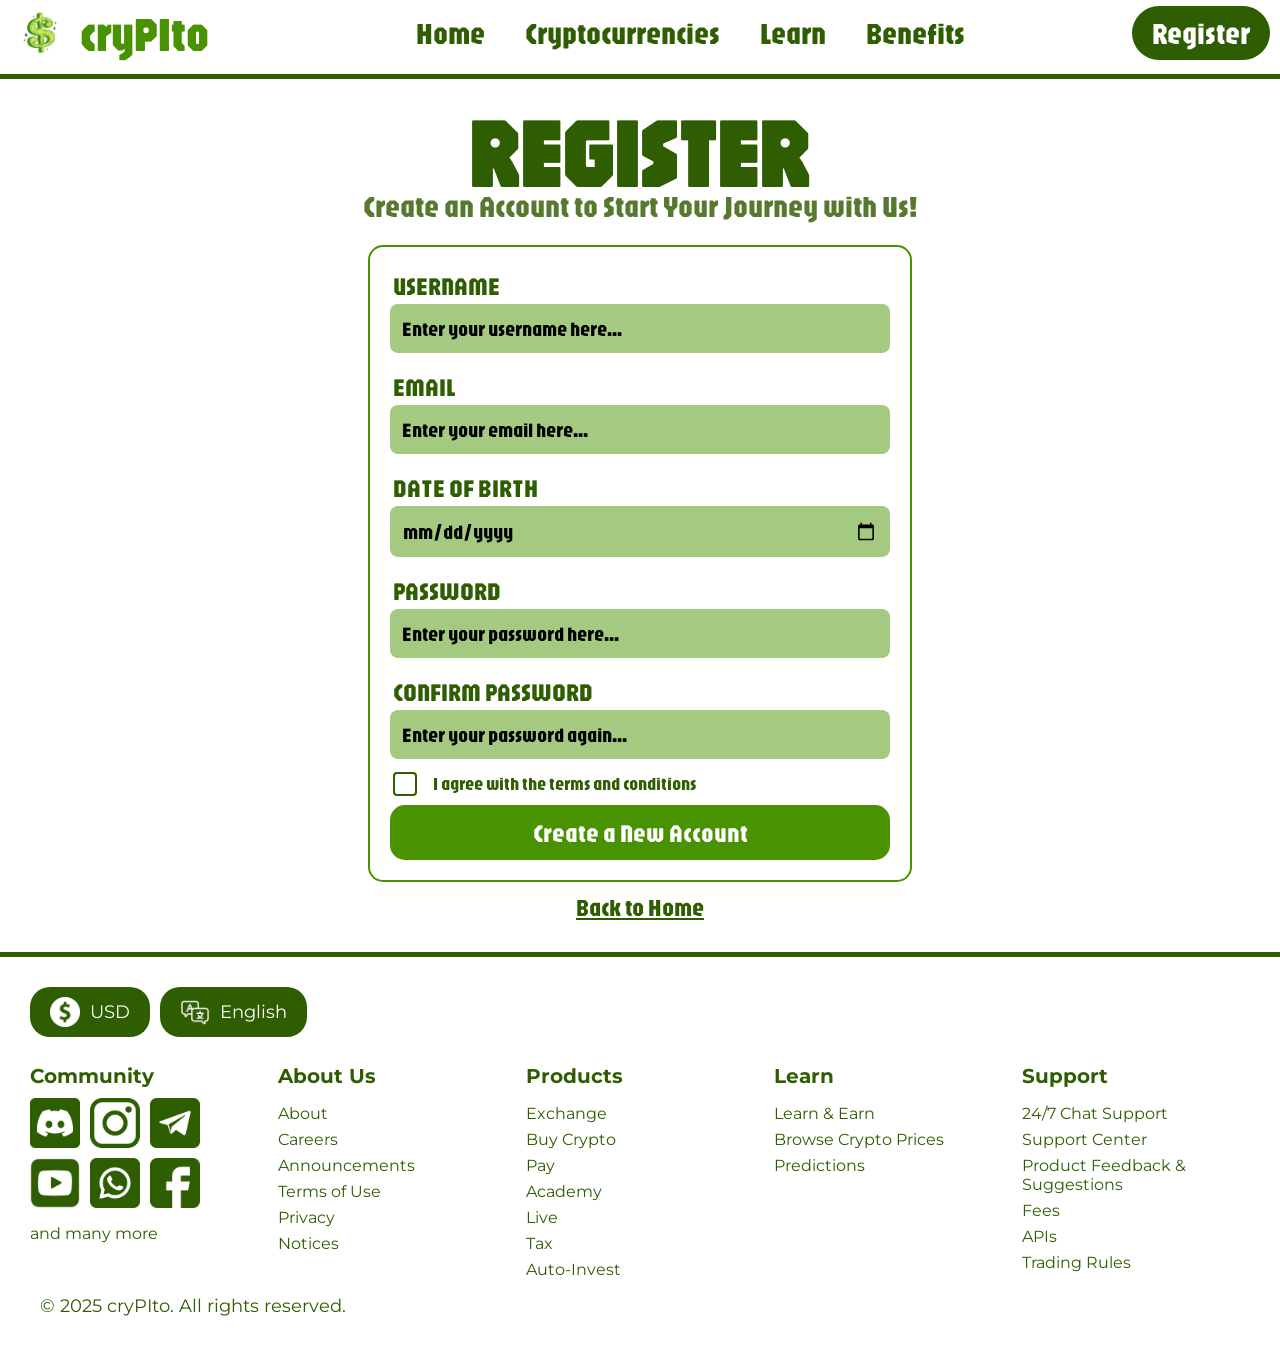
<file: register.html>
<!DOCTYPE html>
<html lang="en">
<head>
    <meta charset="UTF-8">
    <meta name="viewport" content="width=device-width, initial-scale=1.0">
    <title>cryPIto | Register</title>
    <link rel="icon" href="assets/logo.jpg" type="image/png">
    <link href="https://fonts.googleapis.com/css2?family=Jaro&display=swap" rel="stylesheet">
    <link href="https://fonts.googleapis.com/css2?family=Montserrat:wght@100;200;300;400;500;600;700;800;900&display=swap" rel="stylesheet">
    <link rel="stylesheet" href="header-footer.css">
    <link rel="stylesheet" href="register.css">

</head>
<body>
    <!-- Header Section -->
    <header>
        <div class="logo-container">
            <img src="assets/logo.jpg" width="75" height="75" alt="logo">
            <h1>cryPIto</h1>
        </div>
        
        <nav>
            <ul>
                <li><a href="index.html">Home</a></li>
                <li><a href="cryptocurrencies.html">Cryptocurrencies</a></li>
                <li><a href="learn.html">Learn</a></li>
                <li><a href="benefits.html">Benefits</a></li>
            </ul>
        </nav>
      
        <a href="register.html"><button class="Register">Register</button></a>
    </header>
    <hr color="#2F5E02" style="height: 3px;">

    <main>
        <h2>REGISTER</h2>
        <h3>Create an Account to Start Your Journey with Us!</h3>
        <section class="register-form">
            <form action="#" method="POST" novalidate>
                <label for="username">USERNAME</label>
                <input type="text" id="username" placeholder="Enter your username here..." required>
                <label for="email">EMAIL</label>
                <input type="email" id="email" placeholder="Enter your email here..." required>
                <label for="dob">DATE OF BIRTH</label>
                <input type="date" id="dob" required>
                <label for="password">PASSWORD</label>
                <input type="password" id="password" placeholder="Enter your password here..." required>
                <label for="confirm-password">CONFIRM PASSWORD</label>
                <input type="password" id="confirm-password" placeholder="Enter your password again..." required>
                <div class="terms-container">
                    <input type="checkbox" id="agree" class="custom-checkbox">
                    <label for="agree">I agree with the terms and conditions</label>
                </div>
                <button type="submit">Create a New Account</button>
            </form>
        </section>
        <p><a href="index.html">Back to Home</a></p>
    </main>

    <hr color="#2F5E02" style="height: 3px;">
    <footer>
        <div class="footer-top">
            <div class="currency-lang">
                <button class="footer-btn">
                    <img src="assets/footer/output-onlinepngtools coin.png" alt="currency">
                    USD
                </button>
                <button class="footer-btn">
                    <img src="assets/footer/output-onlinepngtools language.png" alt="language">
                    English
                </button>
            </div>
            <div class="footer-section">
                <div class="footer-column">
                    <h4>Community</h4>
                    <div class="footer-icons">
                        <img src="assets/footer/output-onlinepngtools discord.png" alt="discord">
                        <img src="assets/footer/output-onlinepngtools instagram.png" alt="Instagram">
                        <img src="assets/footer/output-onlinepngtools telegram.png" alt="Telegram">
                        <img src="assets/footer/output-onlinepngtools youtube.png" alt="YouTube">
                        <img src="assets/footer/output-onlinepngtools whatsapp.png" alt="whatsapp">
                        <img src="assets/footer/output-onlinepngtools facebook.png" alt="Facebook">
                    </div>
                    <p>and many more</p>
                </div>
                <div class="footer-column">
                    <h4>About Us</h4>
                    <ul>
                    <li><a href="#">About</a></li>
                    <li><a href="#">Careers</a></li>
                    <li><a href="#">Announcements</a></li>
                    <li><a href="#">Terms of Use</a></li>
                    <li><a href="#">Privacy</a></li>
                    <li><a href="#">Notices</a></li>
                    </ul>
                </div>
                <div class="footer-column">
                    <h4>Products</h4>
                    <ul>
                    <li><a href="#">Exchange</a></li>
                    <li><a href="#">Buy Crypto</a></li>
                    <li><a href="#">Pay</a></li>
                    <li><a href="#">Academy</a></li>
                    <li><a href="#">Live</a></li>
                    <li><a href="#">Tax</a></li>
                    <li><a href="#">Auto-Invest</a></li>
                    </ul>
                </div>
                <div class="footer-column">
                    <h4>Learn</h4>
                    <ul>
                    <li><a href="#">Learn & Earn</a></li>
                    <li><a href="#">Browse Crypto Prices</a></li>
                    <li><a href="#">Predictions</a></li>
                    </ul>
                </div>
            
                <div class="footer-column">
                    <h4>Support</h4>
                    <ul>
                    <li><a href="#">24/7 Chat Support</a></li>
                    <li><a href="#">Support Center</a></li>
                    <li><a href="#">Product Feedback & Suggestions</a></li>
                    <li><a href="#">Fees</a></li>
                    <li><a href="#">APIs</a></li>
                    <li><a href="#">Trading Rules</a></li>
                    </ul>
                </div>
            </div>
        </div>
        <div class="footer-bottom">
            <p>© 2025 cryPIto. All rights reserved.</p>
        </div>
    </footer>
    <script src="script.js"></script>
</body>
</html>
</file>
<file: header-footer.css>
/* Navigation Bar */
header {
    display: flex;
    align-items: center;
    flex-wrap: wrap;
    justify-content: space-between;
    padding:3px 10px;
    background-color: white;
}

.logo-container {
    display: flex;
    align-items: center;
    gap: 10px;
}
  
.logo-container img {
    height: 60px; /* Pastikan tidak terlalu besar */
    width: auto;
}
  
.logo-container h1 {
    margin: 0;
    font-size: 48px;
    color: #499302;
}
  

nav ul {
    list-style: none;
    display: flex;
    gap: 10px;
    margin: 0;
}

nav ul li a {
    text-decoration: none;
    color: #2F5E02;
    font-size: 30px;
    padding: 10px 15px;
}

nav ul li a:hover{
    color: #56782f;
}

/* Button */
button.Register{
    font-family: 'Jaro', sans-serif;
    font-size: 30px;
    padding: 8px 20px;
    background-color: #2F5E02;
    color: white;
    border: none;
    cursor: pointer;
    border-radius: 100px;
}

button.Register:hover {
    background-color: #56782f;
}

@media screen and (max-width: 768px) {
    header {
        flex-direction: column;
        align-items: flex-start;
        padding: 10px;
    }
  
    header h1 {
        font-size: 36px;
        margin-bottom: 10px;
    }
  
    nav ul {
        flex-direction: column;
        gap: 5px;
        margin: 0;
        padding: 0;
        width: 100%;
    }
  
    nav ul li {
        width: 100%;
    }
  
    nav ul li a {
        font-size: 20px;
        padding: 8px 12px;
        display: block;
        width: 100%;
    }
  
    button.Register {
        font-size: 20px;
        padding: 10px 20px;
        align-self: center;
        margin-top: 5px;
    }
}

/* Footer */
footer {
    font-family: 'Montserrat', sans-serif;
    margin-top: 50px;
    background-color: white;
    color: #2F5E02;
    padding: 10px 30px;
    font-weight: 400;
}

.currency-lang {
    display: flex;
    gap: 10px;
    margin-bottom: 30px;
}

.footer-top{
    margin-top: -30px;
    margin-bottom: -50px;
}

.footer-btn {
    background-color: #2F5E02;
    color: white;
    padding: 10px 20px;
    border-radius: 20px;
    border: none;
    margin-bottom: -30px;
    font-size: 18px;
    font-family: 'Montserrat', sans-serif;
    cursor: pointer;
    display: flex;
    align-items: center;
    gap: 10px;
}

.footer-btn img {
    width: 30px;
    height: 30px;
}

.footer-btn:hover {
    background-color: #56782f;
}

.footer-section {
    display: flex;
    flex-wrap: wrap;
    justify-content: space-between;
    gap: 20px;
}
  
.footer-column {
    flex: 1;
    min-width: 150px;
}
  
.footer-column h4 {
    font-weight: bold;
    font-size: 20px;
    margin-bottom: 10px;
}
  
.footer-column ul {
    list-style: none;
    padding: 0;
}
  
.footer-column ul li {
    margin-bottom: 7px;
}
  
.footer-column ul li a {
    color: #2F5E02;
    text-decoration: none;
    font-weight: 400;
}
  
.footer-column ul li a:hover {
    text-decoration: underline;
}
  
.footer-icons {
    display: flex;
    gap: 10px;
    flex-wrap: wrap;
    margin-bottom: 10px;
}
  
.footer-icons img {
    width: 50px;
    height: 50px;
}
  
.footer-bottom {
    margin: 0;
    margin-top: 50px;
    text-align: left;
    padding-left: 10px;
    font-size: 18px;
    width: 100%;
}
</file>
<file: home.css>
body {
    font-family: 'Jaro', sans-serif;
    margin: 0;
    padding: 0;
    background-color: white;
    font-weight: lighter;
    box-sizing: border-box;
    overflow-x: hidden;
}

/* Button */
button.view-all, button.learn-more {
    margin-top: 20px;
    font-family: 'Jaro', sans-serif;
    font-size: 30px;
    padding: 10px 20px;
    background-color: #2F5E02;
    color: white;
    border: none;
    cursor: pointer;
    border-radius: 100px;
}

button.view-all:hover, button.learn-more:hover {
    background-color: #56782f;
}

/* Banner */
.hero {
    position: relative;
    margin: 50px;
    background-color:white; 
}

.hero-img {
    width: 100%;
    height: 300px;
    border-radius: 20px;
    opacity: 0.4;
    display: center;
}
  
.hero-content h1{
    font-size: 70px;
    margin-top: 40px;
    margin-bottom: -50px;
}

.hero-content {
    width: 90%;
    max-width: 1200px;
    position: absolute;
    padding-left: 100px;
    font-size: 30px;
    text-align: left;
    top: 45%;
    left: 50%;
    transform: translate(-50%, -50%);
    color: #2F5E02; 
    z-index: 1;
    width: 100%;
} 

.hero-content .highlight{
    font-size: 60px; 
    color: #499302;
}

/* Banner */
.hero {
    position: relative;
    margin: 50px;
    background-color:white; 
}

.hero-img {
    width: 100%;
    height: 300px;
    border-radius: 20px;
    opacity: 0.4;
    display: center;
}
  
.hero-content h1{
    font-size: 70px;
    margin-top: 40px;
    margin-bottom: -50px;
}

.hero-content {
    width: 90%;
    max-width: 1200px;
    position: absolute;
    padding-left: 100px;
    font-size: 30px;
    text-align: left;
    top: 45%;
    left: 50%;
    transform: translate(-50%, -50%);
    color: #2F5E02; 
    z-index: 1;
}

/* Top Coins */
.top-coins {
    padding: 10px;
    padding-top: 15px;
    padding-bottom: 35px;
    background-color: #d5dfcc;
    text-align: center;
    color: #2F5E02;
    border-top: 1px solid #2F5E02;
    border-bottom: 1px solid #2F5E02;
}

.top-coins h3 {
    font-size: 60px;
    margin-top: 0px;
}

.coin-list {
    margin-top: -40px;
    display: flex;
    font-size: 30px;
    flex-wrap: wrap;
    justify-content: center;
    gap: 25px;
}

.coin-item {
    position: relative;
    text-align: center;
}

.coin-item img {
    width: 100%;
    max-width: 240px;
    height: 180px;
    object-fit: cover;
    border-radius: 10px;
}

.coin-rank {
    position: absolute;
    top: 10px;
    left: 10px;
    background-color: #2F5E02;
    color: white;
    font-family: 'Montserrat', sans-serif;
    font-size: 20px;
    font-weight: bold;
    padding: 4px 8px;
    border-radius: 5px;
    z-index: 2;
}

.coin-name {
    margin: 5px 0 0;
    color: #499302;
}

.coin-price {
    margin: 0;
    color: #499302;
    font-family: 'Montserrat', sans-serif;
    font-size: 24px;
    font-weight: bold;
}

/* Introduction */
.introduction {
    padding: 15px 10px 35px 10px;
    margin-top: 50px;
    border-top: 1px solid #2F5E02;
    border-bottom: 1px solid #2F5E02;
    margin-bottom: 50px;
    background-color: #acbf9a;
    color: #2F5E02;
    text-align: center;
}

.introduction h2 {
    font-size: 60px;
    margin-top: 10px;
    margin-bottom: 20px;
}

.introduction p{
    text-align: center;
    font-size: 20px;
    padding-left: 50px;
    padding-right: 50px;
}

@media screen and (max-width: 768px) {
    button.view-all, button.learn-more {
        font-size: 20px;
        border-radius: 100px;
        margin-top: 20px;
        margin-bottom: -30px;
    }

    .hero {
        margin: 30px 5px;
        background-color:white; 
    }
    
    .hero-img {
        height: 225px;
    }
      
    .hero-content h1{
        font-size: 45px;
        margin-top: 40px;
        margin-bottom: -10px;
    }
    
    .hero-content {
        width: 95%;
        max-width: 800px;
        padding-left: 20px;
        font-size: 20px;
        text-align: left;
        line-height: 0.8;
    }

    .hero-content .highlight{
        font-size: 30px;
    }

    .top-coins h3 {
        font-size: 30px;
        margin-bottom: 50px;
    }

    .coin-list {
        font-size: 25px;
    }

    .coin-price{
        font-size: 16px;
        margin-bottom: -5px;
    }

    .introduction h2{
        font-size: 30px;
    }

   .introduction p{
        font-size: 16px;
        padding-left: 10px;
        padding-right: 10px;
        margin-bottom: -5px;
    }
}
</file>
<file: benefits.css>
body {
    font-family: 'Jaro', sans-serif;
    margin: 0;
    padding: 0;
    background-color: white;
    font-weight: lighter;
    box-sizing: border-box;
    overflow-x: hidden;
}

/* Judul besar */
h2 {
    color: #2F5E02;
    margin: 0;
    font-size: 100px;
    text-transform: uppercase;
    text-align: center;
}

/* Subjudul */
h3{
    color: #56782f;
    margin-top: -25px;
    margin-bottom: 20px;
    font-size: 30px;
    font-weight: normal;
    text-align: center;
}

/* Why Choose Crypito?*/
.container {
    width: 90%;
    margin: 0 auto;
    padding: 40px 20px;
}
  
.container h2 {
    font-size: 50px;
    text-align: left;
    padding-left: 20px;
    color: #2F5E02;
    font-family: 'Jaro', sans-serif;
    margin-bottom: 10px;
}
  
.benefits-section {
    display: grid;
    grid-template-columns: repeat(auto-fit, minmax(360px, 1fr));
    gap: 20px;
    margin-bottom: 50px;
}
  
.benefit-box {
    display: flex;
    align-items: center; 
    background-color: #d5dfcc;
    border-radius: 10px;
    padding:10px 10px; 
    gap: 15px; 
}

.benefit-box:hover{
    background-color: #c4d6b4;
}

.benefit-box .text h3 {
    font-size: 30px; 
    margin: 0 0 5px -10px;
    color: #2F5E02;
}

.benefit-box .text p {
    font-size: 15px;
    line-height: 1.4;
    margin: 0;
    font-weight: 400;
    font-family: 'Montserrat', sans-serif;
    color: black;
}
  
.benefit-box .icon {
    flex-shrink: 0;
    width: 100px;
    height: 100px;
}

.benefit-box .icon img {
    width: 100px;
    height: 100px;
    object-fit: contain;
}

/* What our users say?*/
.testimonials {
    padding: 40px 20px;
    font-family: 'Montserrat', sans-serif;
    margin-top: -40px;
}
  
.testimonials .testimonial-container {
    display: flex;
    justify-content: center;
    flex-wrap: wrap;
    gap: 20px;
}
  
.testimonials .testimonial-card {
    background-color: #d5dfcc;
    border-radius: 10px;
    padding: 20px 20px 0px 20px;
    width: 300px;
    box-sizing: border-box;
    display: flex;
    flex-direction: column;
    align-items: flex-start;
}

.testimonials .testimonial-card:hover{
    background-color: #c4d6b4;
}
  
.testimonials .testimonial-card img {
    width: 100%;
    height: auto;
    object-fit: cover;
    aspect-ratio: 4 / 3; /* atau 3 / 2 tergantung proporsi yang kamu mau */
    border-radius: 6px;
    margin-bottom: 16px;
}
  
.testimonials .testimonial-card h3 {
    margin: 0;
    color: #2F5E02;
    font-size: 27px;
    text-align: left;
    font-weight: 700;
}
  
.testimonials .testimonial-card .role {
    margin: 0 0 8px 0;
    font-size: 23px;
    color: #2F5E02;
    font-weight: 500;
}
  
.testimonials .testimonial-card .quote {
    font-size: 15px;
    color: #2F5E02;
    line-height: 1.5;
    font-weight: 300;
}
 
.cta {
    text-align: center;
    background-color: white;
    color: #2F5E02;
    font-family: 'Jaro', sans-serif;
}

.cta h1 {
    font-size: 50px;
    margin: 0 0 10px 0;
    color: #2F5E02;
    text-transform: uppercase;
}

.cta p {
    font-size: 24px;
    margin: -10px 0 10px 0;
    color: #56782f;
}

.cta .register-button {
    display: inline-block;
    padding: 10px 20px;
    font-size: 20px;
    background-color: #2F5E02;
    color: #fff;
    text-decoration: none;
    border-radius: 100px;
}

.cta .register-button:hover {
    background-color: #56782f;
}

/* Responsive spacing */
@media (max-width: 768px) {
    h2 {
        font-size: 60px;
    }
      
    h3 {
        font-size: 18px;
        margin-top: -10px;
    }
    
    .container h2 {
        font-size: 30px;
        padding: 0;
        margin: 0;
        margin-bottom: 10px;
        text-align: center;
    }

    .benefits-section {
        display: grid;
        grid-template-columns: 1fr;
        justify-items: center;
        gap: 20px;                    
        padding: 0 10px;                  
      }

    .benefit-box {
        width: 100%;
        max-width: 90vw;
        text-align: center;
        flex-direction: column;
        align-items: center;
    }

    .benefit-box .text h3{
        margin: 0 0 10px;
    }

    .benefit-box .text p {
        margin: 0;;
        text-align: center;
    }

    .cta h1{
        font-size: 30px;
    }
    .cta p {
        font-size: 15px;
    }
}
</file>
<file: cryptocurrencies.css>
body {
    font-family: 'Jaro', sans-serif;
    margin: 0;
    padding: 0;
    background-color: white;
    font-weight: lighter;
    box-sizing: border-box;
}

/* Judul besar */
h2 {
    color: #2F5E02;
    margin: 0;
    font-size: 100px;
    text-transform: uppercase;
    text-align: center;
}

/* Subjudul */
h3{
    color: #56782f;
    margin-top: -25px;
    margin-bottom: 20px;
    font-size: 30px;
    font-weight: normal;
    text-align: center;
}

/* Hot Coins */
.hot-coins {
    padding: 15px 10px 35px 10px;
    background-color: #d5dfcc;
    text-align: center;
    font-size: 60px;
    color: #2F5E02;
    border-top: 1px solid #2F5E02;
    border-bottom: 1px solid #2F5E02;
}

.hot-coins-title, .all-coins-title {
    text-align: center;
    font-size: 50px;
    color: #2F5E02;
    font-family: 'Jaro', sans-serif;
    margin-top: 5px;
    margin-bottom: 50px;
    z-index: 1;
    position: relative;
}
  
.coin-list {
    margin-top: -40px;
    display: flex;
    font-size: 30px;
    flex-wrap: wrap;
    justify-content: center;
    gap: 25px;
}

.coin-item {
    position: relative;
    text-align: center;
}

.coin-item img {
    width: 100%;
    max-width: 240px;
    height: 180px;
    object-fit: cover;
    border-radius: 10px;
}

.coin-rank {
    position: absolute;
    top: 10px;
    left: 10px;
    background-color: #2F5E02;
    color: white;
    font-family: 'Montserrat', sans-serif;
    font-size: 20px;
    font-weight: bold;
    padding: 4px 8px;
    border-radius: 5px;
    z-index: 2;
}

.coin-name {
    margin: 5px 0 0;
    color: #499302;
}

/* All Coins */
.all-coins {
    padding: 50px 20px;
    text-align: center;
}
  
.all-coins-title {
    margin-bottom: 10px;
}

.coin-table {
    justify-content: center;
    overflow-x: auto;
    margin: 0 100px;
    margin-bottom: 20px;
}
  
.coin-table table {
    width: 100%;
    border-collapse: collapse;
    font-family: 'Montserrat', sans-serif;
    font-weight: 400;
    background-color: white;
    color: #2F5E02;
}
  
.coin-table th,
.coin-table td {
    border: 1px solid #2F5E02;
    padding: 12px 20px;
    text-align: center;
    font-size: 20px;
}
  
.coin-table td img.coin-icon {
    width: 30px;
    height: 30px;
    vertical-align: middle;
    margin-right: 10px;
}
  
.view-more-wrapper {
    margin-top: 40px;
}
  
.view-more-button {
    font-family: 'Jaro', sans-serif;
    font-size: 22px;
    padding: 12px 30px;
    background-color: #2F5E02;
    color: white;
    border: none;
    border-radius: 100px;
    text-decoration: none;
}
  
.view-more-button:hover {
    background-color: #56782f;
}

@media screen and (max-width: 768px) {
    h2 {
        font-size: 45px;
    }
  
    h3 {
        font-size: 18px;
        margin-top: -10px;
    }

    .hot-coins-title, .all-coins-title {
        margin-top: -10px;
        font-size: 30px;
    }

    .coin-list {
        font-size: 20px;
    }
    
    .coin-table {
        max-width: fit-content;
        margin: 0 auto;
        align-items: center;
    }

    .coin-table th, .coin-table td {
        font-size: 15px;
        padding: 10px;
        text-align: center;
    }
}
</file>
<file: learn.css>
body {
    font-family: 'Jaro', sans-serif;
    margin: 0;
    padding: 0;
    background-color: white;
    font-weight: lighter;
    box-sizing: border-box;
    overflow-x: hidden;
}

/* Judul besar */
h2 {
    color: #2F5E02;
    margin: 0;
    font-size: 100px;
    text-transform: uppercase;
    text-align: center;
}

/* Subjudul */
h3{
    color: #56782f;
    margin-top: -25px;
    margin-bottom: 10px;
    font-size: 30px;
    font-weight: normal;
    text-align: center;
}


.faq-title, .guides-title, .tipsntricks-title{
    display: flex;
    align-items: center;
    gap: 10px;
    padding-left: 80px;
    margin-top: 30px;
    margin-bottom: 10px;
    flex-wrap: nowrap; 
}

.faq-title h4, .guides-title h4, .tipsntricks-title h4 {
    font-size: 50px;
    color: #2F5E02;
    font-family: 'Jaro', sans-serif;
    margin: 0;
}

.guides-subtitle, .tipsntricks-subtitle {
    font-family: 'Montserrat', sans-serif;
    font-size: 18px;
    font-weight: 300;
    padding-left: 80px;
    margin-top: -15px;
    margin-bottom: 0;
    color: #56782f;
}
  
.icon {
    width: 50px;
    height: 50px;
    vertical-align: middle;
    margin-top: 0px;
    flex-shrink: 0;
}

/* FAQ */
.faq-section {
    padding: 5px 20px;
    max-width: 900px;
    margin: 0 auto;
    text-align: center;
}
  
.accordion details {
    background-color: #d5dfcc;
    border-radius: 3px;
    margin-bottom: 10px;
    padding: 10px 15px;
    text-align: left;
    font-family: 'Montserrat', sans-serif;
}

.accordion details:hover {
    background-color: #c4d6b4;
}

.accordion summary {
    font-size: 25px;
    font-weight: 600;
    height: 50px;
    align-content: center;
    cursor: pointer;
    color: #2F5E02;
    list-style: none;
}
  
.accordion summary::before {
    content: "+ ";
    font-weight: bold;
    color: #2F5E02;
}

.accordion[open] summary::before {
    content: "- ";
}
  
.accordion p {
    padding-left: 20px;
    margin-top: 15px;
    margin-bottom: 3px;
    font-size: 20px;
    color: #2F5E02;
    font-weight: 400;
}

/* Guides */
.guides-section {
    padding: 40px 20px;
    max-width: 1200px;
    margin: 0 auto;
}

.guides-grid {
    margin: -20px 20px 20px 20px;
    display: grid;
    grid-template-columns: repeat(auto-fit, minmax(360px, 1fr));
    gap: 20px;
}

.guide-card {
    background-color: #d5dfcc;
    border-radius: 8px;
    padding: 20px;
    text-align: left;
    display: flex;
    flex-direction: column;
    align-items: center;
    font-family: 'Montserrat', sans-serif;
}

.guide-card:hover {
    background-color:#c4d6b4;;
}

.guide-img {
    width: 100px;
    height: 100px;
    object-fit: contain;
    margin-bottom: 10px;
}

.guide-card h3 {
    font-size: 30px;
    text-align: left;
    font-weight: 600;
    color: #2F5E02;
    margin: 0 0 10px;
}

.guide-card p {
    font-size: 20px;
    font-weight: 300;
    color: #2F5E02;
    margin: 0;
}

/* Tips & Tricks Section */
.tips-section {
    padding: 30px 20px;
    max-width: 1100px;
    margin: auto;
    font-family: 'Montserrat', sans-serif;
    color: #2F5E02;
}

.tips-grid {
    margin-top: -10px;
    display: grid;
    grid-template-columns: 1fr 1fr;
    gap: 20px;
}

.tip-box {
    background-color: #d5dfcc;
    max-height: fit-content;
    border-radius: 10px;
    padding: 20px;
    display: flex;
    flex-direction: column;
    justify-content: space-between;
    margin-bottom: 5px;
}

.tip-box:hover {
    background-color: #c4d6b4;
}


.tip-box img {
    width: 100%;
    max-height: 305px;
    margin-bottom: 5px;
    border-radius: 10px;
    object-fit: cover;
}

.tip-box h3 {
    font-weight: 600;
    text-align: left;
    font-size: 40px;
    color: #2F5E02;;
    margin-top: 0px;
    margin-bottom: 10px;
}
  
.tip-box p {
    font-size: 20px;
    font-weight: 300;
    color: #2F5E02;
    margin-top: 0;
    margin-bottom: -10px;
}

.tip-box.horizontal {
    flex-direction: row;
    align-items: center;
    max-height: fit-content;
    gap: 30px;
    padding: 20px;
    margin-bottom: 30px;
}
  
.tip-box.horizontal.reverse {
    flex-direction: row-reverse;
    align-items: center;
    gap: 20px;
}

.tip-box.horizontal h3, .tip-box.horizontal.reverse h3 {
    font-size: 30px;
    font-weight: 600;
}

.tip-box.horizontal img, .tip-box.horizontal.reverse img {
    width: 150px;
    height: 200px;
    border-radius: 10px;
    object-fit: cover;
    flex-shrink: 0;
}
  
.tip-text, .tip-box {
    flex: 1;
}

/* CTA Button */
.faq-button, .guides-button, .tips-button {
    text-align: center;
    margin-top: 30px;
    margin-bottom: 0px;
}

.guides-button{
    margin-bottom: -35px;
}

.tips-button{
    margin-top: 0px;
    margin-bottom: 30px;
}
  
.faq-more, .guides-more, .tips-more {
    background-color: #2F5E02;
    color: white;
    padding: 10px 25px;
    border-radius: 30px;
    text-decoration: none;
    font-size: 25px;
    font-family: 'Jaro', sans-serif;
}
  
.faq-more:hover, .guides-more:hover, .tips-more:hover {
    background-color: #56782f;
}

@media screen and (max-width: 768px) {
    h2 {
        font-size: 60px;
    }
  
    h3 {
        font-size: 18px;
        margin-top: -10px;
    }

    .faq-title, .guides-title, .tipsntricks-title {
        padding-left: 20px;
        padding-right: 10px;
        display: flex;
        align-items: center;
        gap: 3px;
        flex-wrap: nowrap; 
    }

    .faq-title h4, .guides-title h4, .tipsntricks-title h4 {
        font-size: 26px;
    }

    .icon {
        max-width: 100%;
        overflow: hidden;
        width: 25px;
        height: 25px;
        vertical-align: right;
        margin-left: 0;
    }

    .guides-subtitle, .tipsntricks-subtitle {
        padding-left: 20px;
        padding-right: 5px;
        font-size: 15px;
    }

    .guides-subtitle{
        margin-bottom: -20px;
    }

    .accordion summary {
        font-size: 18px;
        height: fit-content;
    }

    .accordion p{
        font-size: 15px;
    }
    
    .guides-grid {
        margin: 0px 10px;
        grid-template-columns: repeat(auto-fit, minmax(300px, 1fr));
    }

    .guide-img {
        width: 30px;
        height: 30px;
    }

    .guide-card h3 {
        font-size: 20px;
    }
    
    .guide-card p { 
        font-size: 14px;
    }
    
    .tips-grid {
       grid-template-columns: 1fr;
    }
    
    .tip-box p {
        font-size: 15px;
    }

    .tip-box h3 {
        font-size: 30px;
    }

    .tip-box.horizontal, .tip-box.horizontal.reverse {
       flex-direction: column;
       text-align: left;
    }
   
    .tip-box.horizontal img, .tip-box.horizontal.reverse img{
       width: 100%;
       height: auto;
       max-height: 250px;
       margin-bottom: 12px;
    }

    .tip-box.horizontal h3, .tip-box.horizontal.reverse h3 {
        font-size: 20px;
    }

    .faq-more, .guides-more, .tips-more {
        font-size: 18px;
    }
}
</file>
<file: register.css>
body {
    font-family: 'Jaro', sans-serif;
    margin: 0;
    padding: 0;
    background-color: white;
    font-weight: lighter;
    box-sizing: border-box;
    overflow-x: hidden;
}

/* Judul besar */
h2 {
    color: #2F5E02;
    margin: 0;
    font-size: 100px;
    text-align: center;
}

/* Subjudul */
h3{
    color: #56782f;
    margin-top: -25px;
    margin-bottom: 20px;
    font-size: 30px;
    font-weight: normal;
    text-align: center;
}

/* Box Form */
.register-form {
    max-width: 500px;
    margin: 0 auto;
    padding: 20px;
    border: 2px solid #499302;
    border-radius: 15px;
    font-family: 'Jaro', sans-serif;
}

/* Label */
.register-form label {
    display: block;
    margin: 3px;
    color: #2F5E02;
    font-size: 25px;
}

/* Input Field */
.register-form input {
    width: 100%;
    padding: 12px;
    font-family: 'Jaro', sans-serif;
    background-color: #a4c980;
    border: none;
    border-radius: 8px;
    box-sizing: border-box;
    margin-bottom: 15px;
    font-size: 20px;
}

.register-form input::placeholder {
    color: black;
}

/* Agreement */
.terms-container{
    margin-top: -5px;
    margin-bottom: 10px;
}

.custom-checkbox {
    appearance: none;
    position: absolute;
    opacity: 0;
}

.terms-container label {
    position: relative;
    padding-left: 40px;
    font-size: 18px;
    cursor: pointer;
    user-select: none;
}

.terms-container label::before {
    content: "";
    position: absolute;
    left: 0;
    top: 0px;
    width: 20px;
    height: 20px;
    border: 2px solid #2F5E02;
    background-color: white;
    border-radius: 4px;
}

.custom-checkbox:checked + label::after {
    content: "✓";
    position: absolute;
    left: 5px;
    top: -2px;
    font-size: 20px;
    font-weight: bold;
    color: #2F5E02;
}

/* Button */
.register-form button {
    background-color: #499302;
    color: white;
    padding: 12px;
    width: 100%;
    border: none;
    border-radius: 15px;
    cursor: pointer;
    font-family: 'Jaro', sans-serif;
    font-size: 25px;
    font-weight: normal;
}

/* Back to home */
main p {
    text-align: center;
    margin-top: 10px;
    margin-bottom: 30px;
}

p a {
    display: inline-block;
    font-size: 24px;         
    color: #2F5E02;         
    text-decoration: underline;
    transition: color 0.3s ease;
}

p a:hover {
    color: #56782f;
}

@media screen and (max-width: 768px) {
    h2 {
        font-size: 60px;
    }
  
    h3 {
        font-size: 18px;
        margin-top: -10px;
    }

    .register-form {
        margin: 0 10px;
        max-width: 90%;
    }

    .register-form label {
        font-size: 20px;
    }

    .register-form input {
        font-size: 15px;
    }

    .custom-checkbox {
        max-width: 20px;
        height: 20px;
    }

    .terms-container label {
        margin-top: 5px;
        font-size: 15px;
    }

    .register-form button, p a {
        font-size: 20px;
    }
}
</file>
